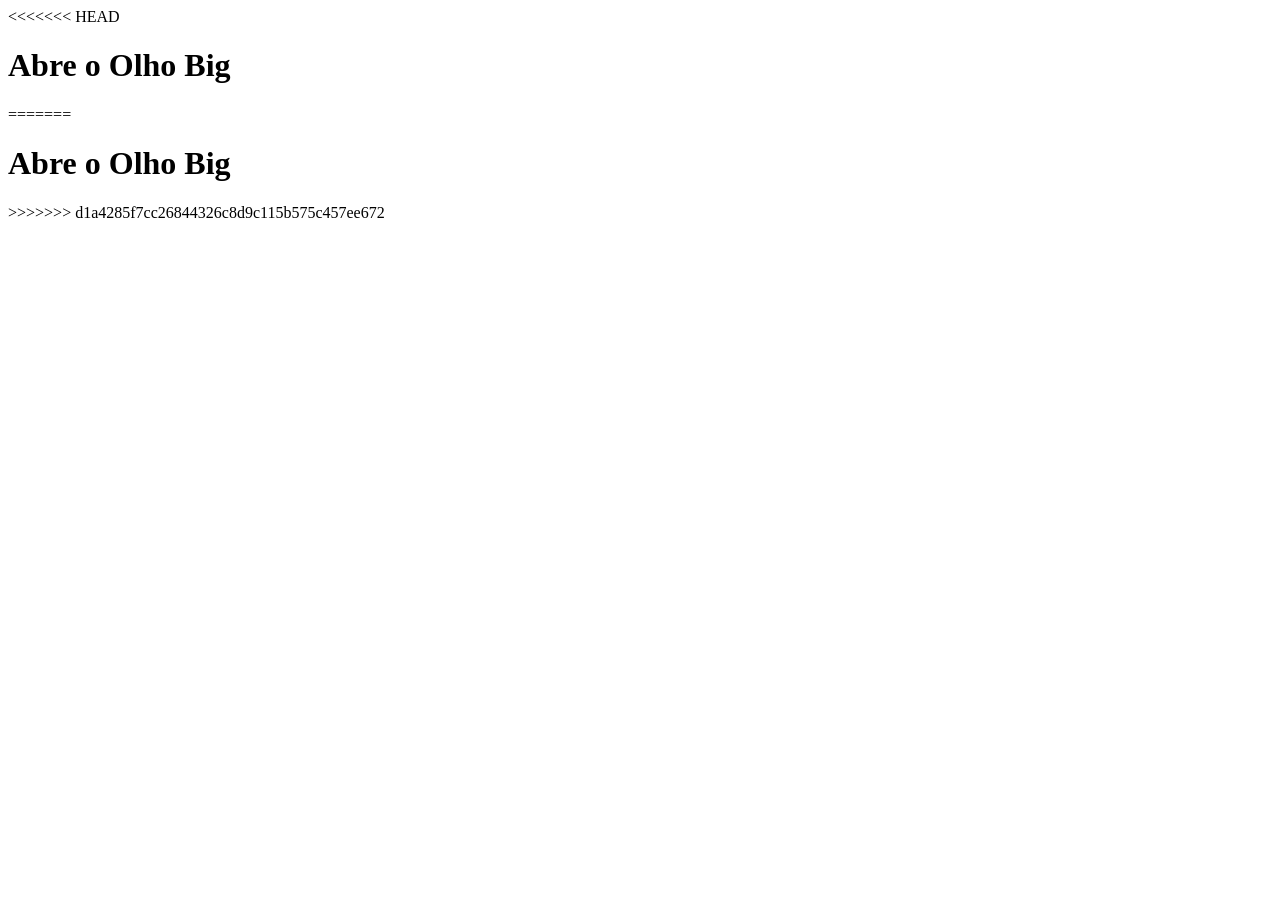
<file: Abre-o-Olho-Big.html>
<<<<<<< HEAD
<!DOCTYPE html>
<html lang="pt-br">
<head>
    <meta charset="UTF-8">
    <meta name="viewport" content="width=device-width, initial-scale=1.0">
    <title>Document</title>
</head>
<body>
    <h1>Abre o Olho Big</h1>

   
</body>
=======
<!DOCTYPE html>
<html lang="pt-br">
<head>
    <meta charset="UTF-8">
    <meta name="viewport" content="width=device-width, initial-scale=1.0">
    <title>Document</title>
</head>
<body>
    <h1>Abre o Olho Big</h1>

   
</body>
>>>>>>> d1a4285f7cc26844326c8d9c115b575c457ee672
</html>
</file>
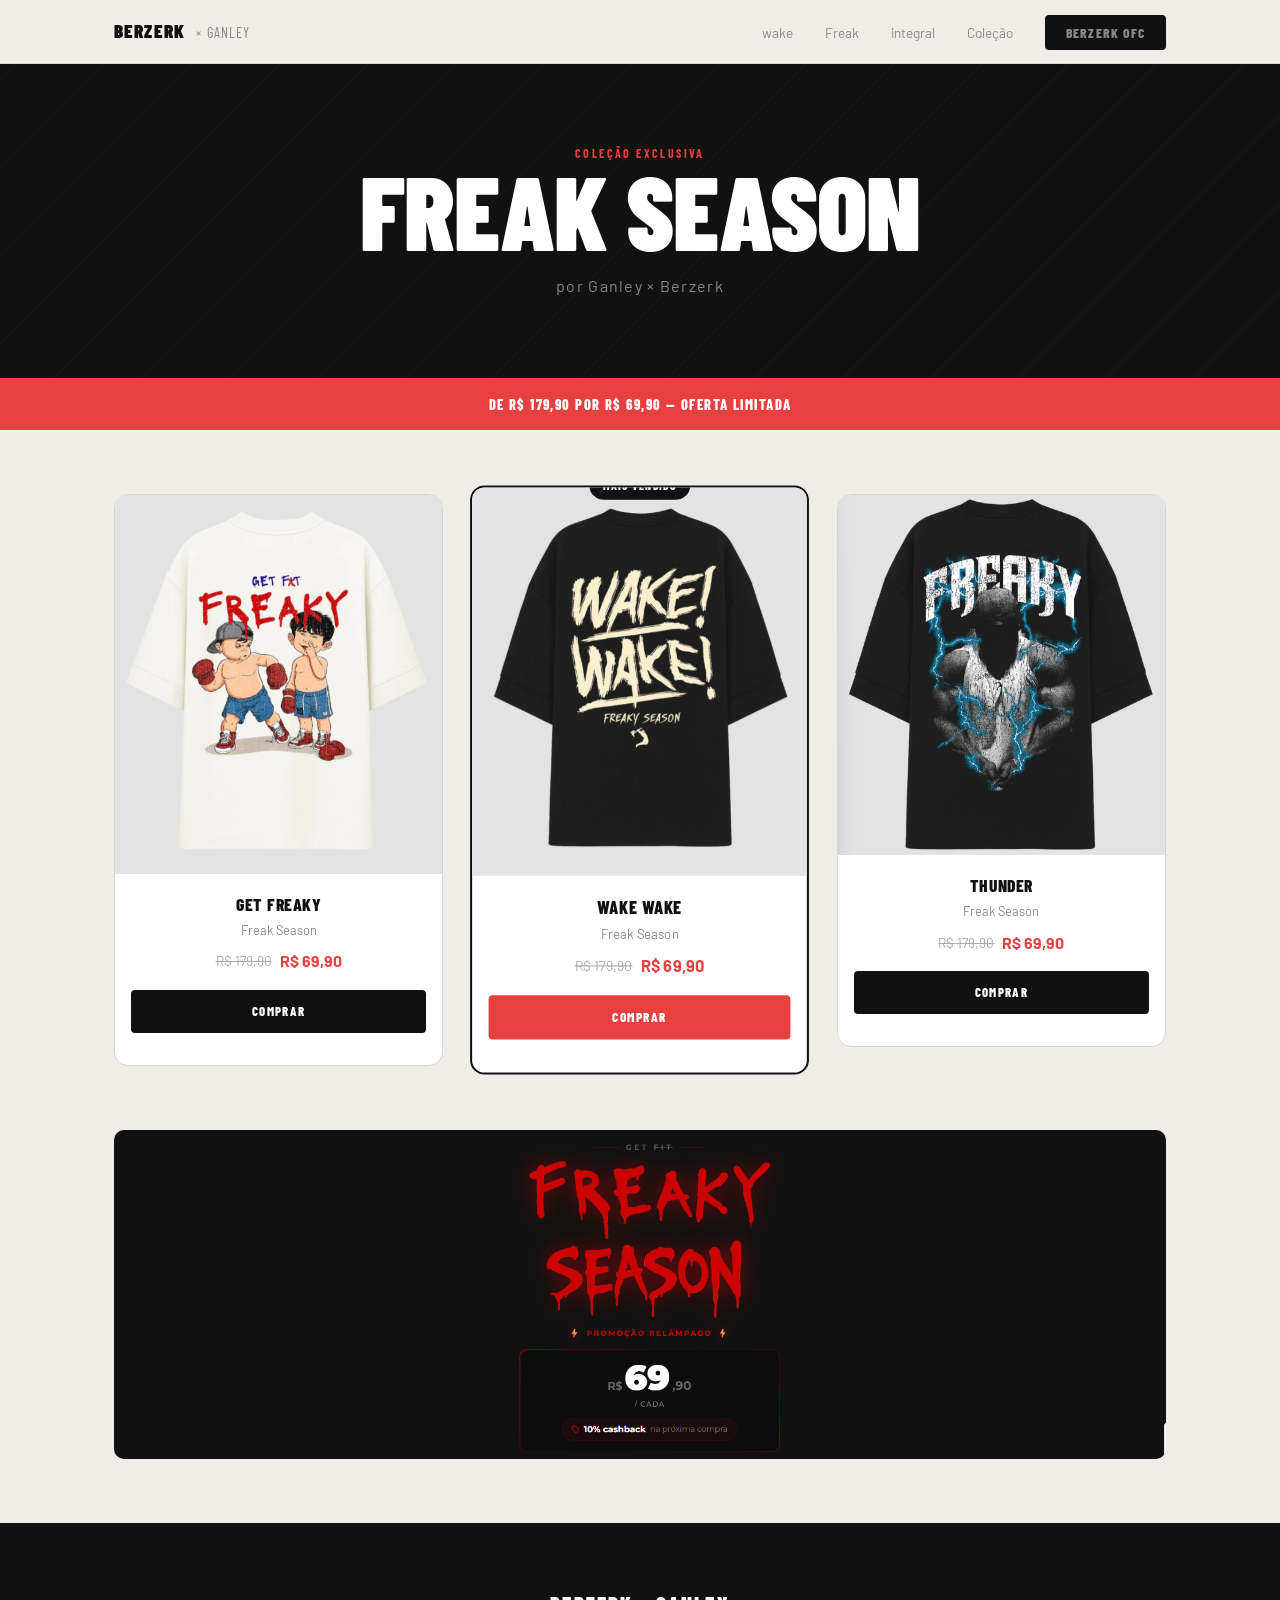
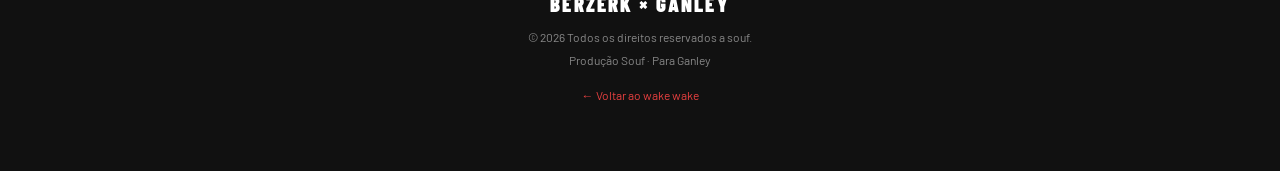
<file: berzerk.html>
<!DOCTYPE html>
<html lang="pt-BR">
<head>
  <meta charset="UTF-8" />
  <meta name="viewport" content="width=device-width, initial-scale=1.0" />
  <title>Berzerk × Ganley — Freak Season</title>
  <link href="https://fonts.googleapis.com/css2?family=Barlow+Condensed:ital,wght@0,400;0,700;0,800;0,900&family=Barlow:wght@400;500;600&display=swap" rel="stylesheet" />

  <style>
    /* ============================================================
       🎨 DESIGN TOKENS — edite aqui para customizar tudo
       ============================================================ */
    :root {
      /* Cores */
      --color-bg:           #f0ede8;        /* fundo principal (bege claro) */
      --color-bg-dark:      #111111;        /* fundo escuro (hero, footer) */
      --color-bg-card:      #e8e4de;        /* fundo dos cards */
      --color-accent:       #e84040;        /* vermelho destaque */
      --color-accent-hover: #c73232;
      --color-text:         #111111;        /* texto principal */
      --color-text-light:   #ffffff;        /* texto sobre fundo escuro */
      --color-text-muted:   #888888;
      --color-text-subtle:  #aaaaaa;
      --color-price-old:    #aaaaaa;        /* preço riscado */
      --color-border:       #d8d4ce;
      --color-badge-bg:     #111111;        /* badge "Mais vendido" */
      --color-badge-text:   #ffffff;
      --color-btn-dark:     #111111;        /* botão comprar padrão */
      --color-btn-dark-hover: #2a2a2a;

      /* Tipografia */
      --font-display: 'Barlow Condensed', sans-serif;
      --font-body:    'Barlow', sans-serif;

      /* Tamanhos */
      --fs-nav:         0.85rem;
      --fs-eyebrow:     0.75rem;
      --fs-hero-title:  clamp(3.5rem, 10vw, 6.5rem);
      --fs-hero-sub:    1rem;
      --fs-banner:      0.9rem;
      --fs-card-name:   1.1rem;
      --fs-card-cat:    0.8rem;
      --fs-price:       1rem;
      --fs-small:       0.75rem;
      --fs-footer-brand:1.3rem;

      /* Espaçamentos */
      --space-xs:  0.5rem;
      --space-sm:  1rem;
      --space-md:  2rem;
      --space-lg:  4rem;
      --space-xl:  5rem;

      /* Layout */
      --container-width: 1100px;
      --container-pad:   1.5rem;
      --nav-height:      64px;

      /* Misc */
      --radius-sm:  4px;
      --radius-md:  10px;
      --radius-lg:  14px;
      --transition: 0.2s ease;
    }

    /* ============================================================
       RESET & BASE
       ============================================================ */
    *, *::before, *::after { box-sizing: border-box; margin: 0; padding: 0; }
    html { scroll-behavior: smooth; }
    body {
      background: var(--color-bg);
      color: var(--color-text);
      font-family: var(--font-body);
      font-size: 1rem;
      line-height: 1.6;
      -webkit-font-smoothing: antialiased;
    }
    img { display: block; max-width: 100%; }
    a   { color: inherit; text-decoration: none; }

    /* ============================================================
       UTILITÁRIOS
       ============================================================ */
    .container {
      max-width: var(--container-width);
      margin-inline: auto;
      padding-inline: var(--container-pad);
    }

    .eyebrow {
      font-family: var(--font-display);
      font-size: var(--fs-eyebrow);
      font-weight: 700;
      letter-spacing: 0.2em;
      text-transform: uppercase;
      color: var(--color-accent);
    }

    .btn {
      display: inline-flex;
      align-items: center;
      justify-content: center;
      font-family: var(--font-display);
      font-weight: 800;
      letter-spacing: 0.1em;
      text-transform: uppercase;
      font-size: 0.8rem;
      padding: 0.7rem 1.4rem;
      border-radius: var(--radius-sm);
      cursor: pointer;
      border: none;
      width: 100%;
      transition: background var(--transition), transform var(--transition);
    }
    .btn:active { transform: scale(0.97); }

    .btn-dark {
      background: var(--color-btn-dark);
      color: #fff;
    }
    .btn-dark:hover { background: var(--color-btn-dark-hover); }

    .btn-accent {
      background: var(--color-accent);
      color: #fff;
    }
    .btn-accent:hover { background: var(--color-accent-hover); }

    .btn-nav-comprar {
      background: var(--color-btn-dark);
      color: #fff;
      font-family: var(--font-display);
      font-weight: 800;
      letter-spacing: 0.08em;
      text-transform: uppercase;
      font-size: 0.8rem;
      padding: 0.55rem 1.3rem;
      border-radius: var(--radius-sm);
      border: none;
      cursor: pointer;
      transition: background var(--transition);
    }
    .btn-nav-comprar:hover { background: var(--color-btn-dark-hover); }

    /* Image placeholder */
    .img-placeholder {
      background: var(--color-bg-card);
      display: flex;
      flex-direction: column;
      align-items: center;
      justify-content: center;
      gap: 4px;
      color: var(--color-text-subtle);
      font-size: var(--fs-small);
      text-align: center;
      padding: var(--space-sm);
    }

    /* ============================================================
       NAVBAR — fundo claro
       ============================================================ */
    .navbar {
      position: sticky;
      top: 0;
      z-index: 100;
      height: var(--nav-height);
      background: var(--color-bg);
      border-bottom: 1px solid var(--color-border);
      display: flex;
      align-items: center;
    }
    .navbar .container {
      display: flex;
      align-items: center;
      justify-content: space-between;
      width: 100%;
    }
    .nav-brand {
      font-family: var(--font-display);
      font-weight: 900;
      font-size: 1.2rem;
      letter-spacing: 0.06em;
      text-transform: uppercase;
      color: var(--color-text);
    }
    .nav-brand span {
      font-weight: 400;
      color: var(--color-text-muted);
      font-size: 0.9rem;
      margin-left: 6px;
    }
    .nav-links {
      display: flex;
      align-items: center;
      gap: var(--space-md);
      list-style: none;
    }
    .nav-links a {
      font-size: var(--fs-nav);
      color: var(--color-text-muted);
      transition: color var(--transition);
    }
    .nav-links a:hover { color: var(--color-text); }

    /* ============================================================
       HERO — fundo escuro
       ============================================================ */
    .hero {
      background: var(--color-bg-dark);
      padding-block: var(--space-xl);
      text-align: center;
      position: relative;
      overflow: hidden;
    }

    /* Linhas diagonais decorativas */
    .hero::before {
      content: '';
      position: absolute;
      inset: 0;
      background: repeating-linear-gradient(
        -45deg,
        transparent,
        transparent 60px,
        rgba(255,255,255,0.015) 60px,
        rgba(255,255,255,0.015) 62px
      );
      pointer-events: none;
    }

    .hero-title {
      font-family: var(--font-display);
      font-size: var(--fs-hero-title);
      font-weight: 900;
      text-transform: uppercase;
      letter-spacing: -0.01em;
      line-height: 0.9;
      color: var(--color-text-light);
      position: relative;
    }

    .hero-sub {
      margin-top: var(--space-sm);
      font-size: var(--fs-hero-sub);
      color: var(--color-text-muted);
      letter-spacing: 0.08em;
      position: relative;
    }

    /* ============================================================
       BANNER DE OFERTA
       ============================================================ */
    .offer-banner {
      background: var(--color-accent);
      padding-block: 0.9rem;
      text-align: center;
    }
    .offer-banner p {
      font-family: var(--font-display);
      font-weight: 800;
      font-size: var(--fs-banner);
      letter-spacing: 0.1em;
      text-transform: uppercase;
      color: #fff;
    }

    /* ============================================================
       GRID DE PRODUTOS
       ============================================================ */
    .section-produtos {
      padding-block: var(--space-lg);
    }
    .produtos-grid {
      display: grid;
      grid-template-columns: repeat(3, 1fr);
      gap: var(--space-md);
      align-items: start;
    }

    /* Card base */
    .card {
      background: #fff;
      border-radius: var(--radius-lg);
      overflow: hidden;
      border: 1px solid var(--color-border);
      transition: transform var(--transition), box-shadow var(--transition);
    }
    .card:hover {
      transform: translateY(-4px);
      box-shadow: 0 12px 32px rgba(0,0,0,0.08);
    }

    /* Card destaque (mais vendido) */
    .card.featured {
      border: 2px solid var(--color-text);
      position: relative;
      transform: scale(1.03);
    }
    .card.featured:hover { transform: scale(1.03) translateY(-4px); }

    /* Badge "Mais vendido" */
    .badge-mais-vendido {
      position: absolute;
      top: -16px;
      left: 50%;
      transform: translateX(-50%);
      background: var(--color-badge-bg);
      color: var(--color-badge-text);
      font-family: var(--font-display);
      font-weight: 800;
      font-size: 0.7rem;
      letter-spacing: 0.1em;
      text-transform: uppercase;
      padding: 5px 14px;
      border-radius: 999px;
      white-space: nowrap;
    }

    .card-img {
      .card-img {
  width: 100%;
  aspect-ratio: 3/3.2;
  object-fit: cover;    /* ← preenche sem distorcer */
  object-position: center top;  /* ← foca na parte de cima (boa pra camisas) */
}
    }

    .card-body {
      padding: var(--space-sm) var(--space-sm) var(--space-md);
      text-align: center;
    }

    .card-name {
      font-family: var(--font-display);
      font-weight: 800;
      font-size: var(--fs-card-name);
      text-transform: uppercase;
      letter-spacing: 0.03em;
    }

    .card-cat {
      font-size: var(--fs-card-cat);
      color: var(--color-text-muted);
      margin-top: 2px;
    }

    .card-prices {
      display: flex;
      align-items: center;
      justify-content: center;
      gap: var(--space-xs);
      margin-top: var(--space-xs);
      margin-bottom: var(--space-sm);
    }

    .price-old {
      font-size: 0.85rem;
      color: var(--color-price-old);
      text-decoration: line-through;
    }

    .price-new {
      font-size: var(--fs-price);
      font-weight: 700;
      color: var(--color-accent);
    }

    /* ============================================================
       SEÇÃO IMAGEM PROMOÇÃO
       ============================================================ */
    .section-promo {
      padding-bottom: var(--space-lg);
    }
    .promo-img {
      width: 100%;
      aspect-ratio: 16/5;     /* ← proporção do banner de promoção */
      border-radius: var(--radius-md);
      font-size: 0.8rem;
    }
    .promo-label {
      font-family: var(--font-display);
      font-size: var(--fs-eyebrow);
      letter-spacing: 0.2em;
      text-transform: uppercase;
      color: var(--color-text-muted);
    }

    /* ============================================================
       FOOTER — fundo escuro
       ============================================================ */
    .footer {
      background: var(--color-bg-dark);
      padding-block: var(--space-lg);
      text-align: center;
    }
    .footer-brand {
      font-family: var(--font-display);
      font-weight: 900;
      font-size: var(--fs-footer-brand);
      letter-spacing: 0.1em;
      text-transform: uppercase;
      color: var(--color-text-light);
      margin-bottom: var(--space-xs);
    }
    .footer-copy {
      font-size: var(--fs-small);
      color: var(--color-text-muted);
    }
    .footer-producao {
      font-size: var(--fs-small);
      color: var(--color-text-muted);
      margin-top: 4px;
    }
    .footer-back {
      display: inline-block;
      margin-top: var(--space-sm);
      font-size: var(--fs-small);
      color: var(--color-accent);
      transition: opacity var(--transition);
    }
    .footer-back:hover { opacity: 0.75; }

    /* ============================================================
       RESPONSIVO
       ============================================================ */
    @media (max-width: 768px) {
      .produtos-grid { grid-template-columns: 1fr; }
      .card.featured  { transform: scale(1); }
      .nav-links      { display: none; }
    }
  </style>
</head>
<body>

  <!-- ============================================================
       NAVBAR
       ============================================================ -->
  <nav class="navbar">
    <div class="container">
      <div class="nav-brand">
        Berzerk <span>× Ganley</span>
      </div>
      <ul class="nav-links">

        <li><a href="Site-Ganley.html">wake</a></li>

         <li><a href="Site-Ganley-2.html">Freak</a></li>

          <li><a href="integral.html">integral</a></li>
          
          <li><a href="berzerk.com.br/collections/freaky-season"target="_blank">Coleção</a></li>
        <li><a href="https://berzerk.com.br/?utm_source=Google&utm_medium=cpc&utm_campaign=search_institucional&gad_source=1&gad_campaignid=21829451685&gbraid=0AAAAA-Zm5PUNKkmJh-j-emu60LM23tXyy&gclid=Cj0KCQjw8PDPBhCeARIsAOJwmWVyLdgN-ZmRkR8-RfykrxaqF-eBgsCAy0jWczU4_swfi4ElT53sGXgaAjHzEALw_wcB" class="btn-nav-comprar"target="_blank">Berzerk ofc</a></li>
      </ul>
    </div>
  </nav>

  <!--h1-->
  <section class="hero">
    <div class="container">
      <p class="eyebrow">Coleção Exclusiva</p>
      <h1 class="hero-title">Freak Season</h1>
      <p class="hero-sub">por Ganley × Berzerk</p>
    </div>
  </section>

  <!-- ============================================================
       BANNER DE OFERTA
       ============================================================ -->
  <div class="offer-banner">
    <p>De R$ 179,90 por R$ 69,90 — Oferta Limitada</p>
  </div>

  <!--cards-->
  <section class="section-produtos" id="produtos">
    <div class="container">
      <div class="produtos-grid">

        <!-- Card 1 -->
        <div class="card">
          
          <img src="dudu otario.png" alt="Wake Wake" class="card-img" style="object-fit: cover; width: 100%; height: 100%;">
          <div class="card-body">
            <p class="card-name">Get Freaky</p>
            <p class="card-cat">Freak Season</p>
            <div class="card-prices">
              <span class="price-old">R$ 179,90</span>
              <span class="price-new">R$ 69,90</span>
            </div>
            <a href="https://berzerk.com.br/products/oversized-exclusiva-freaky-off?_pos=3&_sid=4ec8735fc&_ss=r" class="btn btn-dark" target="_blank">Comprar</a>
          </div>
        </div>

        <!-- Card 2 — DESTAQUE -->
        <div class="card featured" style="position:relative;">
          <span class="badge-mais-vendido">Mais vendido</span>
          
          <!--wake wake-->
           <img src="camisa wake.png" alt="Wake Wake" class="card-img" style="object-fit: cover; width: 100%; height: 100%;">
          
          <div class="card-body">
            <p class="card-name">Wake Wake</p>
            <p class="card-cat">Freak Season</p>
            <div class="card-prices">
              <span class="price-old">R$ 179,90</span>
              <span class="price-new">R$ 69,90</span>
            </div>
            <a href="https://berzerk.com.br/products/oversized-exclusiva-wake-wake?_pos=2&_sid=4ec8735fc&_ss=r" class="btn btn-accent"target="_blank">Comprar</a>
          </div>
        </div>

        <!-- Card 3 -->
        <div class="card">
          
         <img src="camisa freak.png" alt="Wake Wake" class="card-img" style="object-fit: cover; width: 100%; height: 100%;">
          <div class="card-body">
            <p class="card-name">Thunder</p>
            <p class="card-cat">Freak Season</p>
            <div class="card-prices">
              <span class="price-old">R$ 179,90</span>
              <span class="price-new">R$ 69,90</span>
            </div>
            <a href="https://berzerk.com.br/products/oversized-exclusiva-get-freaky?_pos=1&_sid=4ec8735fc&_ss=r" class="btn btn-dark"target="_blank">Comprar</a>
          </div>
        </div>

      </div>
    </div>
  </section>

  <!--promo-->
  <section class="section-promo">
    <div class="container">
      <img src="promoçao.png" alt="Promoção" class="promo-img" >
      
        <span style="font-size:0.75rem; color: var(--color-text-subtle);"></span>
      </div>
    </div>
  </section>

  <!-- ============================================================
       FOOTER
       ============================================================ -->
  <footer class="footer">
    <div class="container">
      <p class="footer-brand">Berzerk × Ganley</p>
      <a href="https://www.instagram.com/eujoaomiguel.m/">
      <p class="footer-copy">© 2026 Todos os direitos reservados a souf.</p>
      </a>
      <p class="footer-producao">Produção Souf · Para Ganley</p>
      <a href="Site-Ganley.html" class="footer-back">← Voltar ao wake wake</a>
    </div>
  </footer>

</body>
</file>
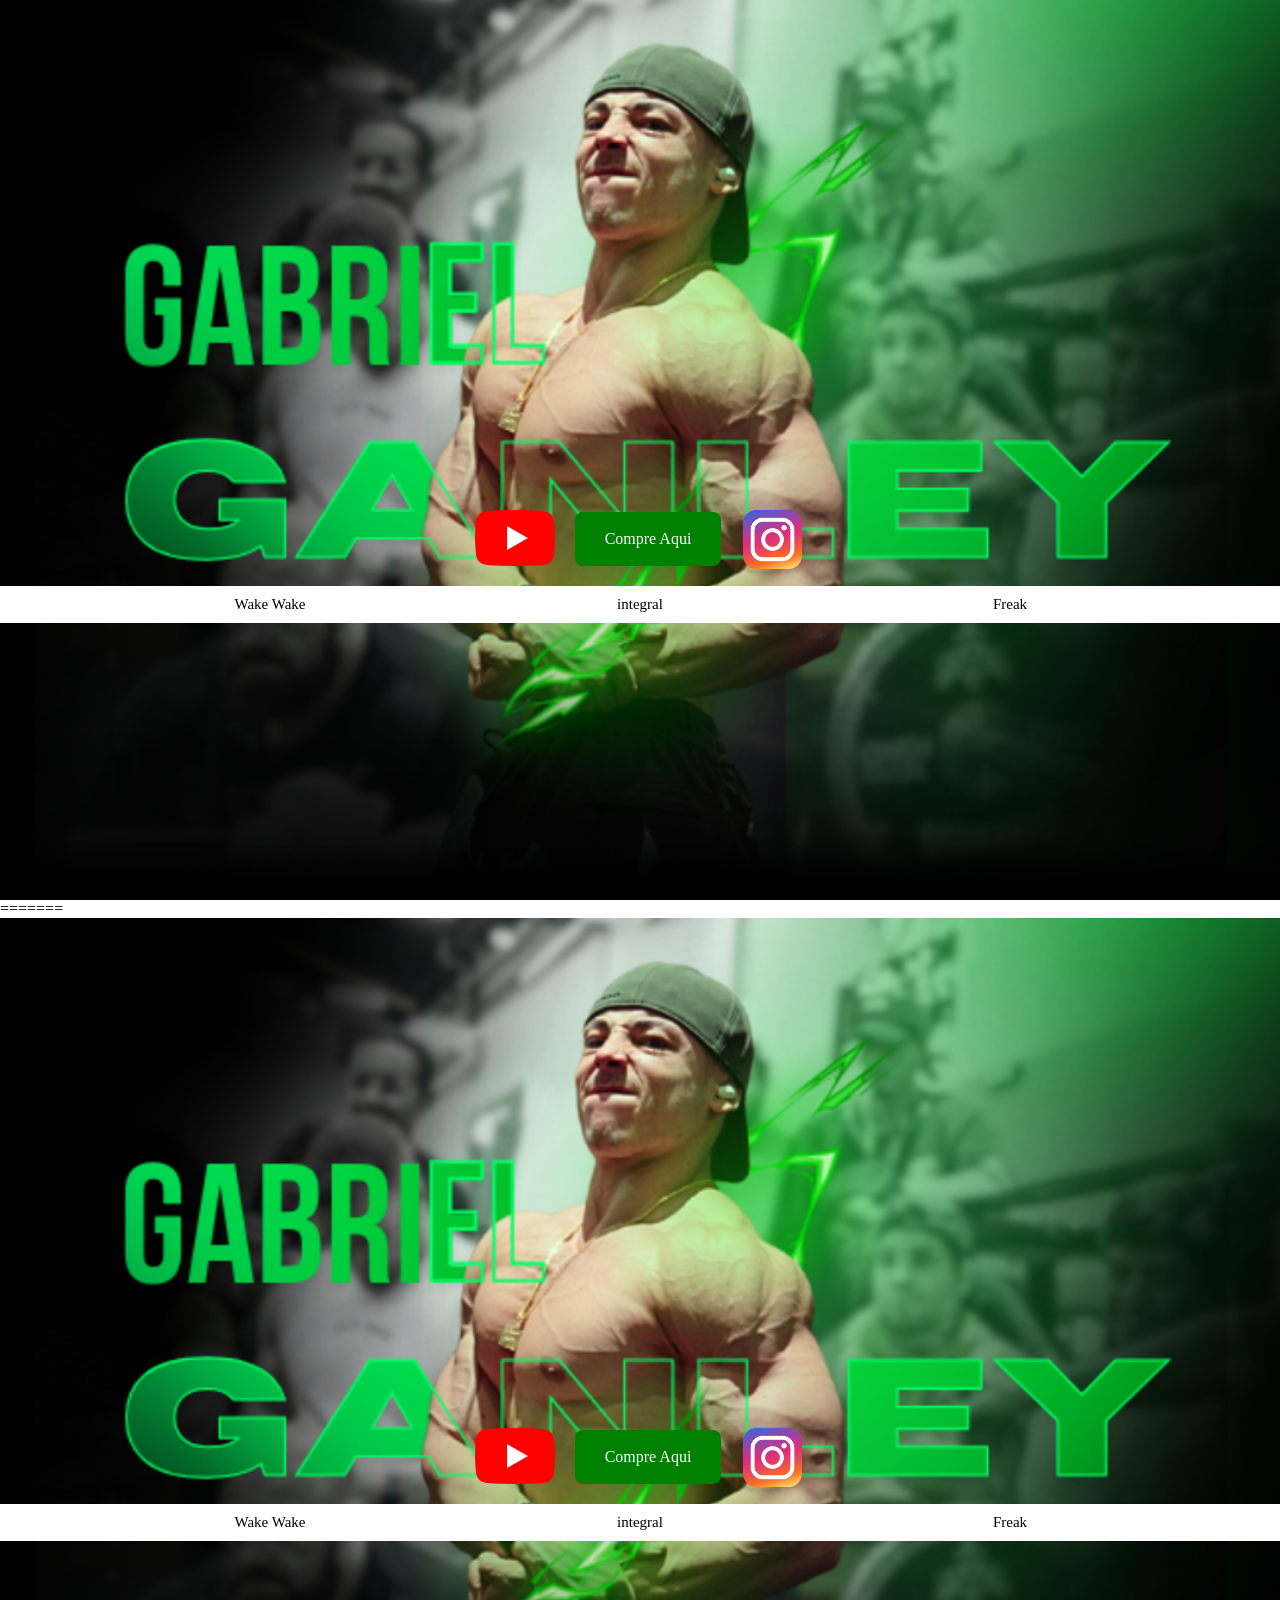
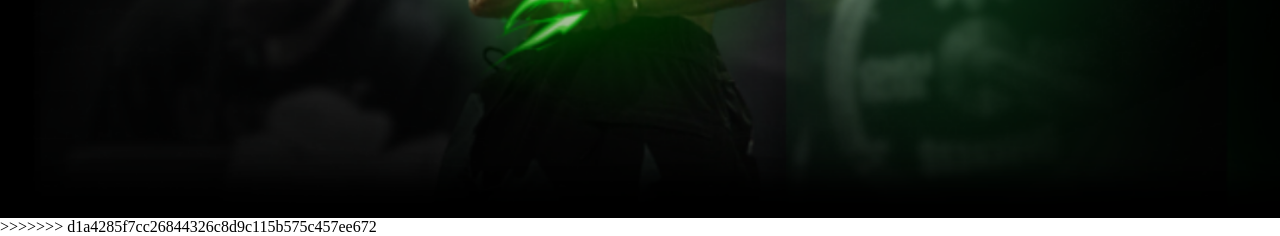
<file: cff.html>
<!DOCTYPE html>
<html lang="pt-br">
<head>
    <meta charset="UTF-8">
    <meta name="viewport" content="width=device-width, initial-scale=1.0">
    <title>Document</title>
    <link rel="stylesheet" href="regra.css">
</head>
<body>
    <div class="fundo">
        <nav>
            <!--youtube-->
            <a href="https://www.youtube.com/@g_ganley" target="_blank" class="yout">
    <img src="youtube.png" alt="youtube">

    <!--compra-->
            <a href="https://lastlink.com/p/C2D2A8516/checkout-payment" target="_blank" class="compra">Compre Aqui</a>

            <!--insta-->
           <a href="https://www.instagram.com/ganleygabriel/" target="_blank" class="insta">
    <img src="instagram.png" alt="Compre Aqui">
</a>
        </nav>

        <div class="paginas">

    <a href ="Site-Ganley.html"> Wake Wake</a>
    <a href ="integral.html">integral</a>
    <a href ="Site-Ganley-2.html"> Freak</a>

        </div>
        
    </div>
</body>
=======
<!DOCTYPE html>
<html lang="pt-br">
<head>
    <meta charset="UTF-8">
    <meta name="viewport" content="width=device-width, initial-scale=1.0">
    <title>Document</title>
    <link rel="stylesheet" href="regra.css">
</head>
<body>
    <div class="fundo">
        <nav>
            <!--youtube-->
            <a href="https://www.youtube.com/@g_ganley" target="_blank" class="yout">
    <img src="youtube.png" alt="youtube">

    <!--compra-->
            <a href="https://lastlink.com/p/C2D2A8516/checkout-payment" target="_blank" class="compra">Compre Aqui</a>

            <!--insta-->
           <a href="https://www.instagram.com/ganleygabriel/" target="_blank" class="insta">
    <img src="instagram.png" alt="Compre Aqui">
</a>
        </nav>

        <div class="paginas">

    <a href ="Site-Ganley.html"> Wake Wake</a>
    <a href ="integral.html">integral</a>
    <a href ="Site-Ganley-2.html"> Freak</a>

        </div>
        
    </div>
</body>
>>>>>>> d1a4285f7cc26844326c8d9c115b575c457ee672
</html>
</file>
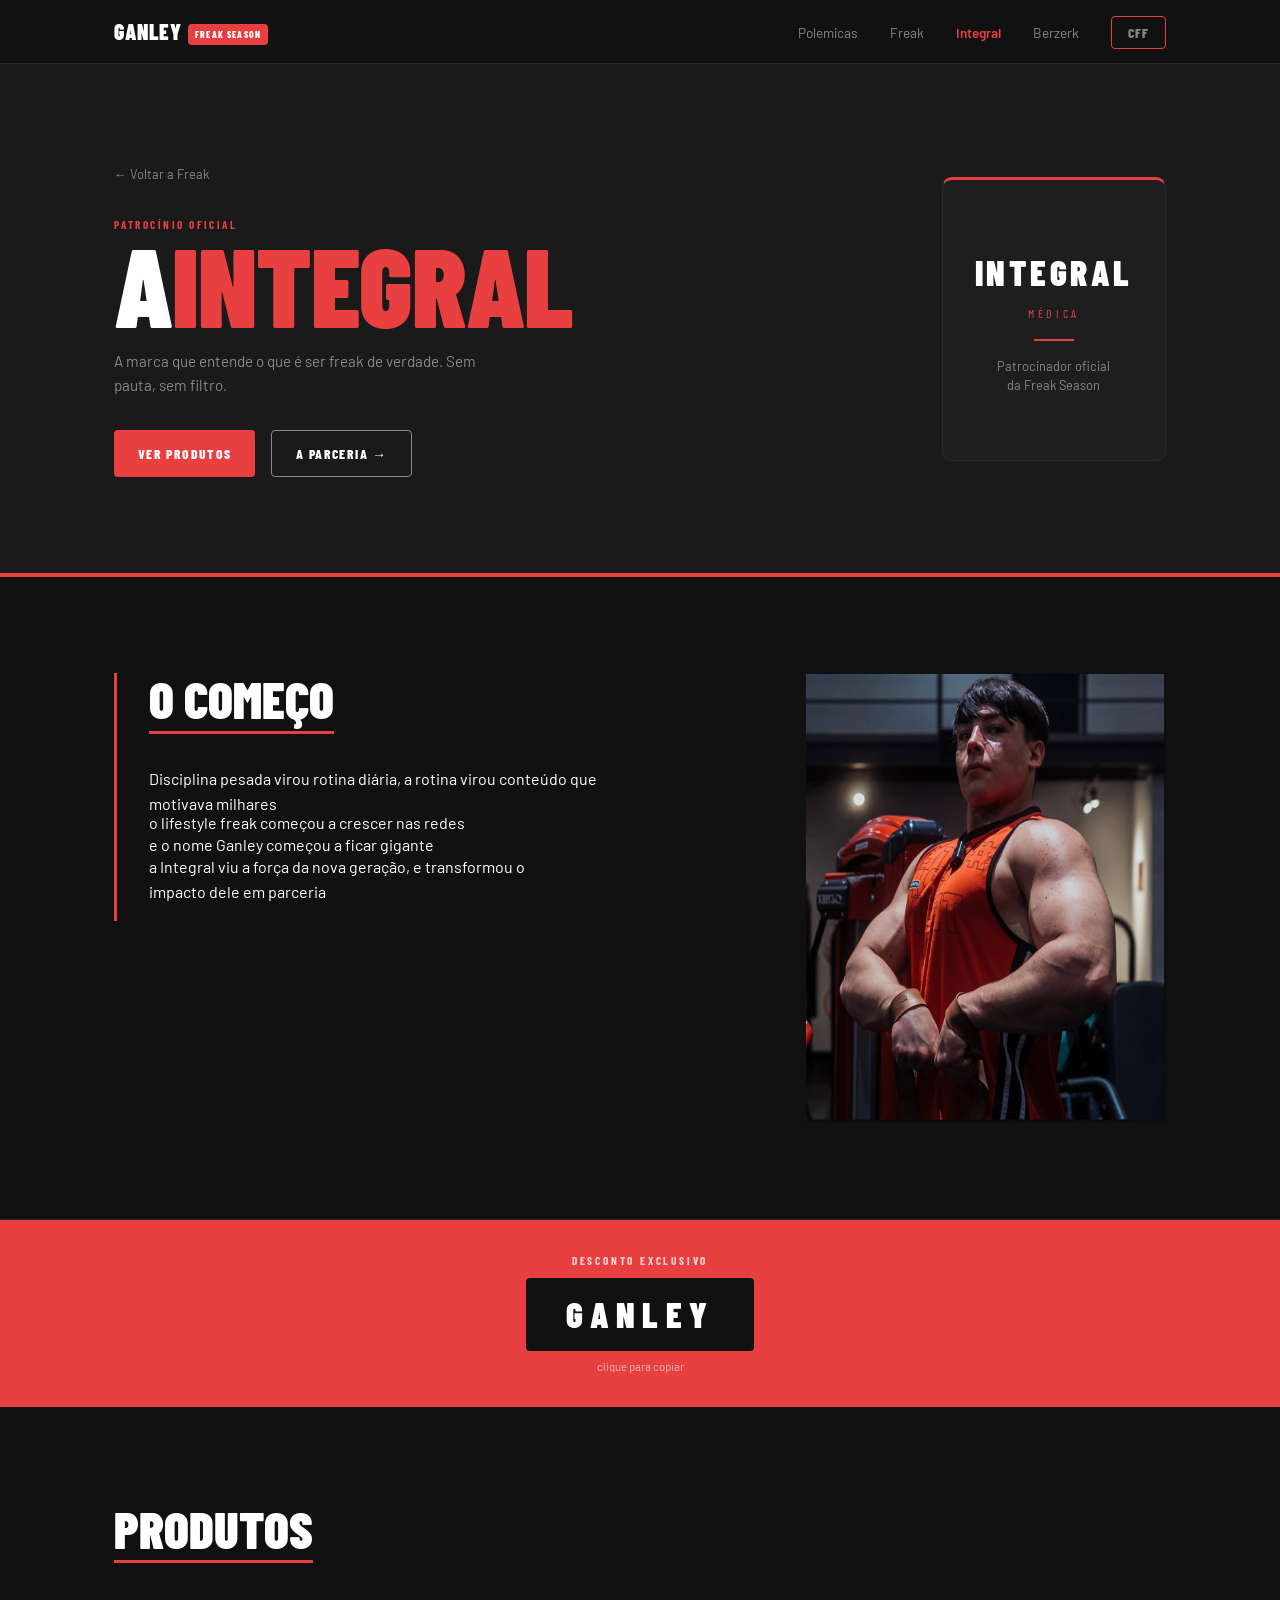
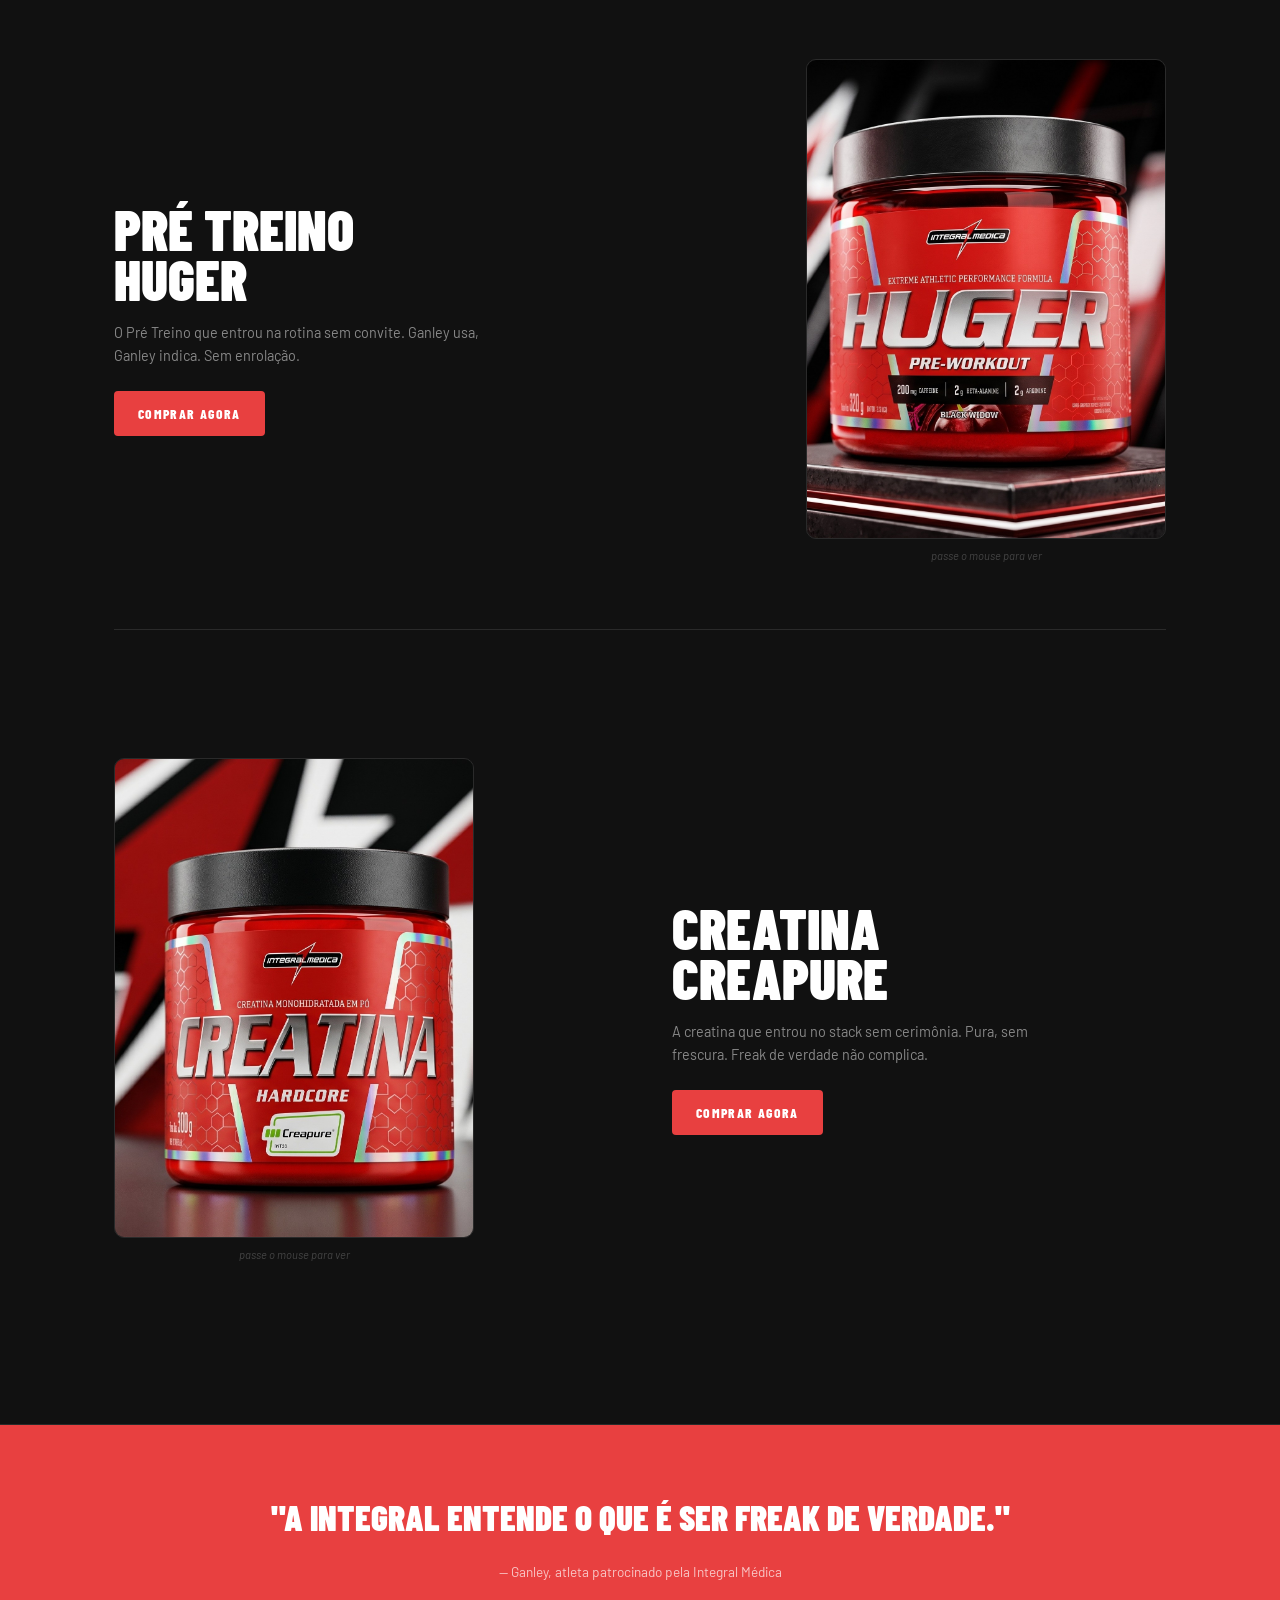
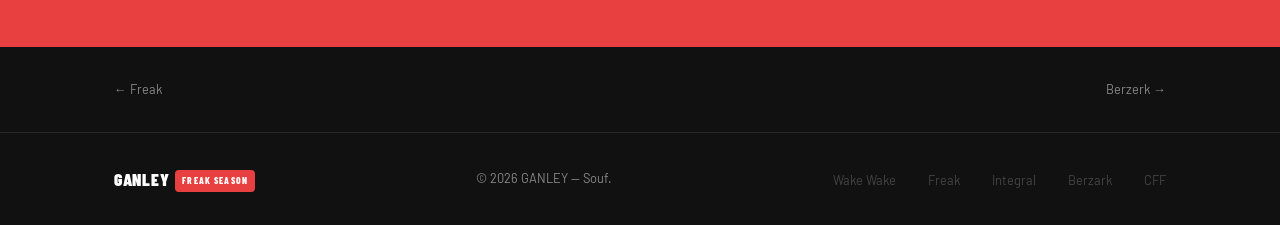
<file: integral.html>
<!DOCTYPE html>
<html lang="pt-BR">
<head>
  <meta charset="UTF-8" />
  <meta name="viewport" content="width=device-width, initial-scale=1.0" />
  <title>Integral × Ganley — Freak Season</title>
  <link href="https://fonts.googleapis.com/css2?family=Barlow+Condensed:wght@400;700;800;900&family=Barlow:wght@400;500;600&display=swap" rel="stylesheet" />

  <style>
    :root {
      --color-bg:           #111111;
      --color-bg-secondary: #1a1a1a;
      --color-bg-card:      #1e1e1e;
      --color-accent:       #e84040;
      --color-accent-hover: #c73232;
      --color-text:         #ffffff;
      --color-text-muted:   #888888;
      --color-text-subtle:  #444444;
      --color-border:       #2a2a2a;
      --color-image-bg:     #1e1e1e;

      --font-display: 'Barlow Condensed', sans-serif;
      --font-body:    'Barlow', sans-serif;

      --fs-eyebrow:    0.7rem;
      --fs-hero-title: clamp(3.5rem, 10vw, 7rem);
      --fs-section:    clamp(2rem, 5vw, 3.2rem);
      --fs-small:      0.8rem;

      --space-xs:  0.5rem;
      --space-sm:  1rem;
      --space-md:  2rem;
      --space-lg:  4rem;
      --space-xl:  6rem;

      --container-width: 1100px;
      --container-pad:   1.5rem;
      --nav-height:      64px;
      --radius-sm: 4px;
      --radius-md: 10px;
      --transition: 0.2s ease;
    }

    *, *::before, *::after { box-sizing: border-box; margin: 0; padding: 0; }
    html { scroll-behavior: smooth; }
    body {
      background: var(--color-bg);
      color: var(--color-text);
      font-family: var(--font-body);
      line-height: 1.6;
      -webkit-font-smoothing: antialiased;
    }
    img { display: block; max-width: 100%; }
    a   { color: inherit; text-decoration: none; }

    .container {
      max-width: var(--container-width);
      margin-inline: auto;
      padding-inline: var(--container-pad);
    }

    .eyebrow {
      font-family: var(--font-display);
      font-size: var(--fs-eyebrow);
      font-weight: 700;
      letter-spacing: 0.22em;
      text-transform: uppercase;
      color: var(--color-accent);
    }

    .tag-pill {
      display: inline-block;
      background: var(--color-accent);
      color: #fff;
      font-family: var(--font-display);
      font-size: 0.6rem;
      font-weight: 800;
      letter-spacing: 0.12em;
      text-transform: uppercase;
      padding: 3px 7px;
      border-radius: var(--radius-sm);
      vertical-align: middle;
      margin-left: 6px;
    }

    .btn-cff {
      background: transparent;
      color: var(--color-accent);
      border: 1.5px solid var(--color-accent);
      font-family: var(--font-display);
      font-weight: 800;
      font-size: 0.75rem;
      letter-spacing: 0.08em;
      text-transform: uppercase;
      padding: 0.45rem 1rem;
      border-radius: var(--radius-sm);
      cursor: pointer;
      transition: background var(--transition), color var(--transition);
    }
    .btn-cff:hover { background: var(--color-accent); color: #fff; }

    .btn {
      display: inline-flex;
      align-items: center;
      font-family: var(--font-display);
      font-weight: 800;
      letter-spacing: 0.1em;
      text-transform: uppercase;
      font-size: 0.85rem;
      padding: 0.75rem 1.5rem;
      border-radius: var(--radius-sm);
      cursor: pointer;
      border: none;
      transition: background var(--transition), color var(--transition), transform var(--transition);
    }
    .btn:active { transform: scale(0.97); }
    .btn-primary { background: var(--color-accent); color: #fff; }
    .btn-primary:hover { background: var(--color-accent-hover); }
    .btn-outline {
      background: transparent;
      color: var(--color-text);
      border: 1.5px solid var(--color-text-muted);
    }
    .btn-outline:hover { border-color: var(--color-text); }

    .img-placeholder {
      background: var(--color-image-bg);
      border-radius: var(--radius-sm);
      display: flex;
      flex-direction: column;
      align-items: center;
      justify-content: flex-end;
      padding-bottom: var(--space-sm);
      color: var(--color-text-subtle);
      font-size: var(--fs-small);
      position: relative;
      overflow: hidden;
      gap: 4px;
    }
    .img-placeholder::after {
      content: '';
      position: absolute;
      bottom: 0; left: 0; right: 0;
      height: 3px;
      background: var(--color-accent);
    }

    /* ---- NAVBAR ---- */
    .navbar {
      position: sticky;
      top: 0;
      z-index: 100;
      height: var(--nav-height);
      background: var(--color-bg);
      border-bottom: 1px solid var(--color-border);
      display: flex;
      align-items: center;
    }
    .navbar .container {
      display: flex;
      align-items: center;
      justify-content: space-between;
      width: 100%;
    }
    .nav-brand {
      font-family: var(--font-display);
      font-weight: 900;
      font-size: 1.35rem;
      letter-spacing: 0.04em;
      text-transform: uppercase;
    }
    .nav-links {
      display: flex;
      align-items: center;
      gap: var(--space-md);
      list-style: none;
    }
    .nav-links a {
      font-size: 0.85rem;
      color: var(--color-text-muted);
      transition: color var(--transition);
    }
    .nav-links a:hover  { color: var(--color-text); }
    .nav-links a.active { color: var(--color-accent); font-weight: 600; }

    /* ---- HERO ---- */
    .hero {
      background: var(--color-bg-secondary);
      border-bottom: 4px solid var(--color-accent);
      padding-block: var(--space-xl);
    }
    .hero .container {
      display: grid;
      grid-template-columns: 1fr 1fr;
      gap: var(--space-lg);
      align-items: center;
    }
    .hero-back {
      font-size: var(--fs-small);
      color: var(--color-text-muted);
      display: inline-block;
      margin-bottom: var(--space-md);
      transition: color var(--transition);
    }
    .hero-back:hover { color: var(--color-text); }
    .hero-title {
      font-family: var(--font-display);
      font-size: var(--fs-hero-title);
      font-weight: 900;
      text-transform: uppercase;
      line-height: 0.88;
      letter-spacing: -0.01em;
    }
    .hero-title .initial { color: var(--color-text); }
    .hero-title .accent  { color: var(--color-accent); }
    .hero-sub {
      margin-top: var(--space-sm);
      color: var(--color-text-muted);
      font-size: 0.95rem;
      max-width: 400px;
    }
    .hero-actions {
      margin-top: var(--space-md);
      display: flex;
      flex-wrap: wrap;
      gap: var(--space-sm);
    }

    .integral-badge {
      background: var(--color-bg-card);
      border: 1px solid var(--color-border);
      border-top: 3px solid var(--color-accent);
      border-radius: var(--radius-md);
      padding: var(--space-lg) var(--space-md);
      text-align: center;
      max-width: 280px;
      margin-left: auto;
    }
    .integral-badge-name {
      font-family: var(--font-display);
      font-weight: 900;
      font-size: 2.2rem;
      letter-spacing: 0.1em;
      text-transform: uppercase;
      color: var(--color-text);
    }
    .integral-badge-sub {
      font-family: var(--font-display);
      font-size: 0.75rem;
      letter-spacing: 0.3em;
      text-transform: uppercase;
      color: var(--color-accent);
      margin-top: 4px;
    }
    .integral-badge-line {
      width: 40px; height: 2px;
      background: var(--color-accent);
      margin: var(--space-sm) auto;
    }
    .integral-badge-desc {
      font-size: 0.8rem;
      color: var(--color-text-muted);
      line-height: 1.5;
    }

    /* ---- CONTEÚDO ---- */
    .section-content {
      padding-block: var(--space-xl);
      border-bottom: 1px solid var(--color-border);
    }
    .section-content .container {
      display: grid;
      grid-template-columns: 1fr 1fr;
      gap: var(--space-lg);
      align-items: start;
    }
    .section-title {
      font-family: var(--font-display);
      font-size: var(--fs-section);
      font-weight: 900;
      text-transform: uppercase;
      line-height: 1;
      margin-bottom: var(--space-md);
      display: inline-block;
      border-bottom: 3px solid var(--color-accent);
      padding-bottom: 6px;
    }
    .content-text {
      border-left: 3px solid var(--color-accent);
      padding-left: var(--space-md);
    }
    .text-block { display: flex; flex-direction: column; gap: 9px; margin-bottom: var(--space-md); }
    .text-line  { height: 13px; background: var(); border-radius: 3px; }

    .live-tag {
      display: inline-flex;
      align-items: center;
      gap: 8px;
      border: 1.5px solid var(--color-accent);
      border-radius: var(--radius-sm);
      padding: 6px 14px;
      font-family: var(--font-display);
      font-size: 0.75rem;
      font-weight: 700;
      letter-spacing: 0.1em;
      text-transform: uppercase;
      color: var(--color-accent);
    }
    .live-dot {
      width: 8px; height: 8px;
      border-radius: 50%;
      background: var(--color-accent);
      animation: pulse 1.5s ease-in-out infinite;
    }
    @keyframes pulse {
      0%,100% { opacity:1; transform:scale(1); }
      50%      { opacity:.4; transform:scale(.8); }
    }
    .content-image {
      width: 100%;
      aspect-ratio: 4/5;
      max-width: 360px;
      margin-left: auto;
    }

    /* ---- CUPOM ---- */
    .cupom-banner {
      background: var(--color-accent);
      padding-block: var(--space-md);
      text-align: center;
    }
    .cupom-label {
      font-family: var(--font-display);
      font-size: 0.7rem;
      font-weight: 700;
      letter-spacing: 0.25em;
      text-transform: uppercase;
      color: rgba(255,255,255,0.8);
      margin-bottom: var(--space-xs);
    }
    .cupom-code {
      display: inline-block;
      background: var(--color-bg);
      color: var(--color-text);
      font-family: var(--font-display);
      font-weight: 900;
      font-size: clamp(1.5rem, 5vw, 2.2rem);
      letter-spacing: 0.2em;
      text-transform: uppercase;
      padding: 0.5rem 2.5rem;
      border-radius: var(--radius-sm);
      cursor: pointer;
      transition: background var(--transition);
      user-select: all;
    }
    .cupom-code:hover { background: #1a1a1a; }
    .cupom-hint { margin-top: 6px; font-size: 0.72rem; color: rgba(255,255,255,0.6); }

    /* ---- PRODUTOS ---- */
    .section-produtos {
      padding-block: var(--space-xl);
      border-bottom: 1px solid var(--color-border);
    }

    .produto-item {
      display: grid;
      grid-template-columns: 1fr 1fr;
      gap: var(--space-lg);
      align-items: center;
      padding-block: var(--space-lg);
      border-bottom: 1px solid var(--color-border);
    }
    .produto-item:last-child { border-bottom: none; }

    /* Produto 1: texto esq, imagem dir */
    .produto-item.right .produto-info { order: 1; }
    .produto-item.right .produto-flip { order: 2; }

    /* Produto 2: imagem esq, texto dir + escadinha */
    .produto-item.left .produto-flip { order: 1; }
    .produto-item.left .produto-info { order: 2; }
    .produto-item.left { margin-top: var(--space-lg); }

    .produto-info {
      display: flex;
      flex-direction: column;
      gap: var(--space-sm);
    }
    .produto-tag {
      display: inline-block;
      border: 1.5px solid var(--color-accent);
      color: var(--color-accent);
      font-family: var(--font-display);
      font-size: 0.7rem;
      font-weight: 700;
      letter-spacing: 0.12em;
      text-transform: uppercase;
      padding: 4px 10px;
      border-radius: var(--radius-sm);
      width: fit-content;
    }
    .produto-name {
      font-family: var(--font-display);
      font-size: clamp(2rem, 5vw, 3.5rem);
      font-weight: 900;
      text-transform: uppercase;
      line-height: 0.9;
    }
    .produto-desc {
      color: var(--color-text-muted);
      font-size: 0.9rem;
      max-width: 380px;
      line-height: 1.6;
    }
    .produto-cta { margin-top: var(--space-xs); }

    /* Flip card */
    .produto-flip {
      perspective: 1000px;
      max-width: 360px;
      width: 100%;
    }
    .produto-item.right .produto-flip { margin-left: auto; }
    .produto-item.left  .produto-flip { margin-right: auto; }

    .flip-inner {
      position: relative;
      width: 100%;
      aspect-ratio: 3/4;
      transform-style: preserve-3d;
      transition: transform 0.55s cubic-bezier(0.4,0,0.2,1);
      border-radius: var(--radius-md);
    }
    .produto-flip:hover .flip-inner { transform: rotateY(180deg); }

    .flip-front,
    .flip-back {
      position: absolute;
      inset: 0;
      border-radius: var(--radius-md);
      backface-visibility: hidden;
      overflow: hidden;
    }
    .flip-front {
      background: var(--color-image-bg);
      border: 1px solid var(--color-border);
    }
    .flip-back {
      background: var(--color-accent);
      transform: rotateY(180deg);
      display: flex;
      flex-direction: column;
      align-items: center;
      justify-content: center;
      gap: var(--space-sm);
      padding: var(--space-md);
    }

    .flip-front .placeholder-inner {
      width: 100%; height: 100%;
      display: flex;
      flex-direction: column;
      align-items: center;
      justify-content: flex-end;
      padding-bottom: var(--space-sm);
      color: var(--color-text-subtle);
      font-size: var(--fs-small);
      gap: 4px;
    }
    .flip-front img {
      width: 100%; height: 100%;
      object-fit: cover;
      object-position: center top;
    }

    .flip-back-name {
      font-family: var(--font-display);
      font-weight: 900;
      font-size: 1.8rem;
      text-transform: uppercase;
      letter-spacing: 0.05em;
      color: #fff;
      text-align: center;
    }
    .flip-back-detail {
      font-size: 0.85rem;
      color: rgba(255,255,255,0.85);
      text-align: center;
      line-height: 1.6;
    }
    .flip-back-btn {
      background: #fff;
      color: var(--color-accent);
      font-family: var(--font-display);
      font-weight: 800;
      font-size: 0.8rem;
      letter-spacing: 0.1em;
      text-transform: uppercase;
      padding: 0.6rem 1.5rem;
      border-radius: var(--radius-sm);
      border: none;
      cursor: pointer;
      margin-top: var(--space-xs);
      transition: opacity var(--transition);
      text-decoration: none;
    }
    .flip-back-btn:hover { opacity: 0.85; }

    .flip-hint {
      font-size: 0.7rem;
      color: var(--color-text-subtle);
      text-align: center;
      margin-top: 8px;
      font-style: italic;
      transition: opacity var(--transition);
    }
    .produto-flip:hover .flip-hint { opacity: 0; }

    /* ---- QUOTE ---- */
    .quote-banner {
      background: var(--color-accent);
      padding-block: var(--space-lg);
      text-align: center;
    }
    .quote-text {
      font-family: var(--font-display);
      font-size: clamp(1.4rem, 3.5vw, 2.2rem);
      font-weight: 900;
      text-transform: uppercase;
      color: #fff;
    }
    .quote-author {
      margin-top: var(--space-sm);
      font-size: 0.85rem;
      color: rgba(255,255,255,0.7);
    }

    /* ---- PAGE NAV ---- */
    .page-nav {
      padding-block: var(--space-md);
      border-bottom: 1px solid var(--color-border);
    }
    .page-nav .container { display: flex; justify-content: space-between; }
    .page-nav a {
      font-size: var(--fs-small);
      color: var(--color-text-muted);
      transition: color var(--transition);
    }
    .page-nav a:hover { color: var(--color-text); }

    /* ---- FOOTER ---- */
    .footer { padding-block: var(--space-md); }
    .footer .container {
      display: flex;
      align-items: center;
      justify-content: space-between;
      flex-wrap: wrap;
      gap: var(--space-sm);
    }
    .footer-brand {
      font-family: var(--font-display);
      font-weight: 900;
      font-size: 1.1rem;
      letter-spacing: 0.04em;
      text-transform: uppercase;
    }
    .footer-copy { font-size: var(--fs-small); color: var(--color-text-muted); }
    .footer-links { display: flex; gap: var(--space-md); list-style: none; }
    .footer-links a {
      font-size: var(--fs-small);
      color: var(--color-text-subtle);
      transition: color var(--transition);
    }
    .footer-links a:hover { color: var(--color-text-muted); }

    /* ---- RESPONSIVO ---- */
    @media (max-width: 768px) {
      .hero .container,
      .section-content .container,
      .produto-item { grid-template-columns: 1fr; }
      .produto-item.left,
      .produto-item.right { margin-top: 0; }
      .produto-item.right .produto-flip,
      .produto-item.left  .produto-flip { margin: 0; max-width: 100%; order: 1; }
      .produto-item.right .produto-info,
      .produto-item.left  .produto-info { order: 2; }
      .integral-badge { margin: 0; max-width: 100%; }
      .content-image  { margin: 0; max-width: 100%; }
      .nav-links      { display: none; }
      .footer .container { flex-direction: column; text-align: center; }
      .footer-links   { justify-content: center; }
    }
  </style>
</head>
<body>

  <!-- NAVBAR -->
  <nav class="navbar">
    <div class="container">
      <div class="nav-brand">Ganley<span class="tag-pill">Freak Season</span></div>
      <ul class="nav-links">
        <li><a href="polemicas.html">Polemicas</a></li>
        <li><a href="Site-Ganley-2.html">Freak</a></li>
        <li><a href="integral.html" class="active">Integral</a></li>
        <li><a href="berzerk.html">Berzerk</a></li>
        <li><a href="cff.html" class="btn-cff">CFF</a></li>
      </ul>
    </div>
  </nav>

  <!-- HERO -->
  <section class="hero">
    <div class="container">
      <div>
        <a href="Site-Ganley-2.html" class="hero-back">← Voltar a Freak</a>
        <p class="eyebrow">Patrocínio Oficial</p>
        <h1 class="hero-title">
          <span class="initial">A</span><span class="accent">Integral</span>
        </h1>
        <p class="hero-sub">A marca que entende o que é ser freak de verdade. Sem pauta, sem filtro.</p>
        <div class="hero-actions">
          <a href="https://www.integralmedica.com.br/?utm_source=google&utm_medium=cpc&utm_campaign=22396590402_176669012399&utm_content=792691018745&utm_term=integral+medica&nemu_source=google&nemu_campaign=22396590402&nemu_adset=176669012399&nemu_content=792691018745&nemu_term=integral+medica&gad_source=1&gad_campaignid=22396590402&gclid=CjwKCAjwyYPOBhBxEiwAgpT8P1aWCDbf1vBmm4qzCF7SUBVhA9U5QulsDp8Cu3B2-1i0fmYH-pDvwBoCTNwQAvD_BwE" class="btn btn-primary" target="_blank">Ver Produtos</a>
          <a href="#sobre" class="btn btn-outline">A parceria →</a>
        </div>
      </div>

      <div class="integral-badge">
        <p class="integral-badge-name">Integral</p>
        <p class="integral-badge-sub">Médica</p>
        <div class="integral-badge-line"></div>
        <p class="integral-badge-desc">Patrocinador oficial<br>da Freak Season</p>
      </div>
    </div>
  </section>

  <!-- CONTEÚDO -->
  <section class="section-content" id="sobre">
    <div class="container">
      <div class="content-text">
        <h2 class="section-title">O começo</h2>
        <div class="text-block">
          <div class="text-line" style="width:100%">Disciplina pesada virou rotina diária, a rotina virou conteúdo que motivava milhares</div>
          <div class="text-line" style="width:88%"></div>
          <div class="text-line" style="width:95%">o lifestyle freak começou a crescer nas redes</div>
         
          <div class="text-line" style="width:96%">e o nome Ganley começou a ficar gigante</div>
          
          <div class="text-line" style="width:90%">a Integral viu a força da nova geração, e transformou o impacto dele em parceria</div>
          <div class="text-line" style="width:60%"></div>
        </div>
        <div class="">
          <span class=""></span>
        </div>
      </div>

      <img src="integral nat.jpeg" class="content-image">
      
    </div>
  </section>

  <!-- CUPOM -->
  <section class="cupom-banner">
    <p class="cupom-label">Desconto exclusivo</p>
    <p class="cupom-code"
       onclick="navigator.clipboard.writeText('GANLEY'); this.textContent='COPIADO!'; setTimeout(()=>this.textContent='GANLEY',1500)">
      GANLEY
    </p>
    <p class="cupom-hint">clique para copiar</p>
  </section>

  <!-- PRODUTOS -->
  <section class="section-produtos" id="produtos">
    <div class="container">
      <p class="eyebrow"></p>
      <h2 class="section-title">Produtos</h2>

      <div>

        <!--pre treino-->
        <div class="produto-item right">
          <div class="produto-info">
            <span class=""></span>
            <h3 class="produto-name">Pré Treino<br>Huger</h3>
            <p class="produto-desc">
              O Pré Treino que entrou na rotina sem convite. Ganley usa, Ganley indica. Sem enrolação.
            </p>
            <div class="produto-cta">
              <a href="https://www.integralmedica.com.br/huger-pre-treino-320g/p" class="btn btn-primary" target="_blank">Comprar agora</a>
            </div>
          </div>
        <!--img-->
          <div class="produto-flip">
            <div class="flip-inner">
              <div class="flip-front">
                <img src="pre treino.jpeg">
                <div class="placeholder-inner">produto frente.png</div>
              </div>
              <div class="flip-back">
                <p class="flip-back-name">Pré Treino</p>
                <p class="flip-back-detail">
                  Black Widow · 320g<br>
                  8g por dose<br>
                  Sabor Black Widow
                </p>
                <a href="https://www.integralmedica.com.br/huger-pre-treino-320g/p" class="flip-back-btn" target="_blank">Comprar</a>
              </div>
            </div>
            <p class="flip-hint">passe o mouse para ver</p>
          </div>
        </div>

        <!-- Produto 2 — imagem à ESQUERDA + escadinha -->
        <div class="produto-item left">
          <div class="produto-flip">
            <div class="flip-inner">
              <div class="flip-front">
               <img src="creatina - Copia.jpeg">
                <div class="placeholder-inner">produto frente.png</div>>
              </div>
              <div class="flip-back">
                <p class="flip-back-name">Creatina Creapure</p>
                <p class="flip-back-detail">
                  Creapure · 300g<br>
                  5g por dose<br>
                  Sem sabor
                </p>
                <a href="https://www.integralmedica.com.br/creatina-creapure-300g/p" class="flip-back-btn" target="_blank">Comprar</a>
              </div>
            </div>
            <p class="flip-hint">passe o mouse para ver</p>
          </div>

          <div class="produto-info">
            <span class=""></span>
            <h3 class="produto-name">Creatina<br>Creapure</h3>
            <p class="produto-desc">
              A creatina que entrou no stack sem cerimônia. Pura, sem frescura. Freak de verdade não complica.
            </p>
            <div class="produto-cta">
              <a href="https://www.integralmedica.com.br/creatina-creapure-300g/p" class="btn btn-primary" target="_blank">Comprar agora</a>
            </div>
          </div>
        </div>

      </div>
    </div>
  </section>

  <!-- QUOTE -->
  <section class="quote-banner">
    <div class="container">
      <p class="quote-text">"A Integral entende o que é ser freak de verdade."</p>
      <p class="quote-author">— Ganley, atleta patrocinado pela Integral Médica</p>
    </div>
  </section>

  <!--direita esquerda-->
  <nav class="page-nav">
    <div class="container">
      <a href="Site-Ganley-2.html">← Freak</a>
      <a href="berzerk.html">Berzerk →</a>
    </div>
  </nav>

  <!-- FOOTER -->
  <footer class="footer">
    <div class="container">
      <div class="footer-brand">Ganley<span class="tag-pill">Freak Season</span></div>
      <p class="footer-copy">© 2026 GANLEY — Souf.</p>
      <ul class="footer-links">
        <li><a href="Site-Ganley.html">Wake Wake</a></li>
        <li><a href="Site-Ganley-2.html">Freak</a></li>
        <li><a href="integral.html">Integral</a></li>
        <li><a href="berzerk.html">Berzark</a></li>
        <li><a href="cff.html">CFF</a></li>
      </ul>
    </div>
  </footer>

</body>
</file>
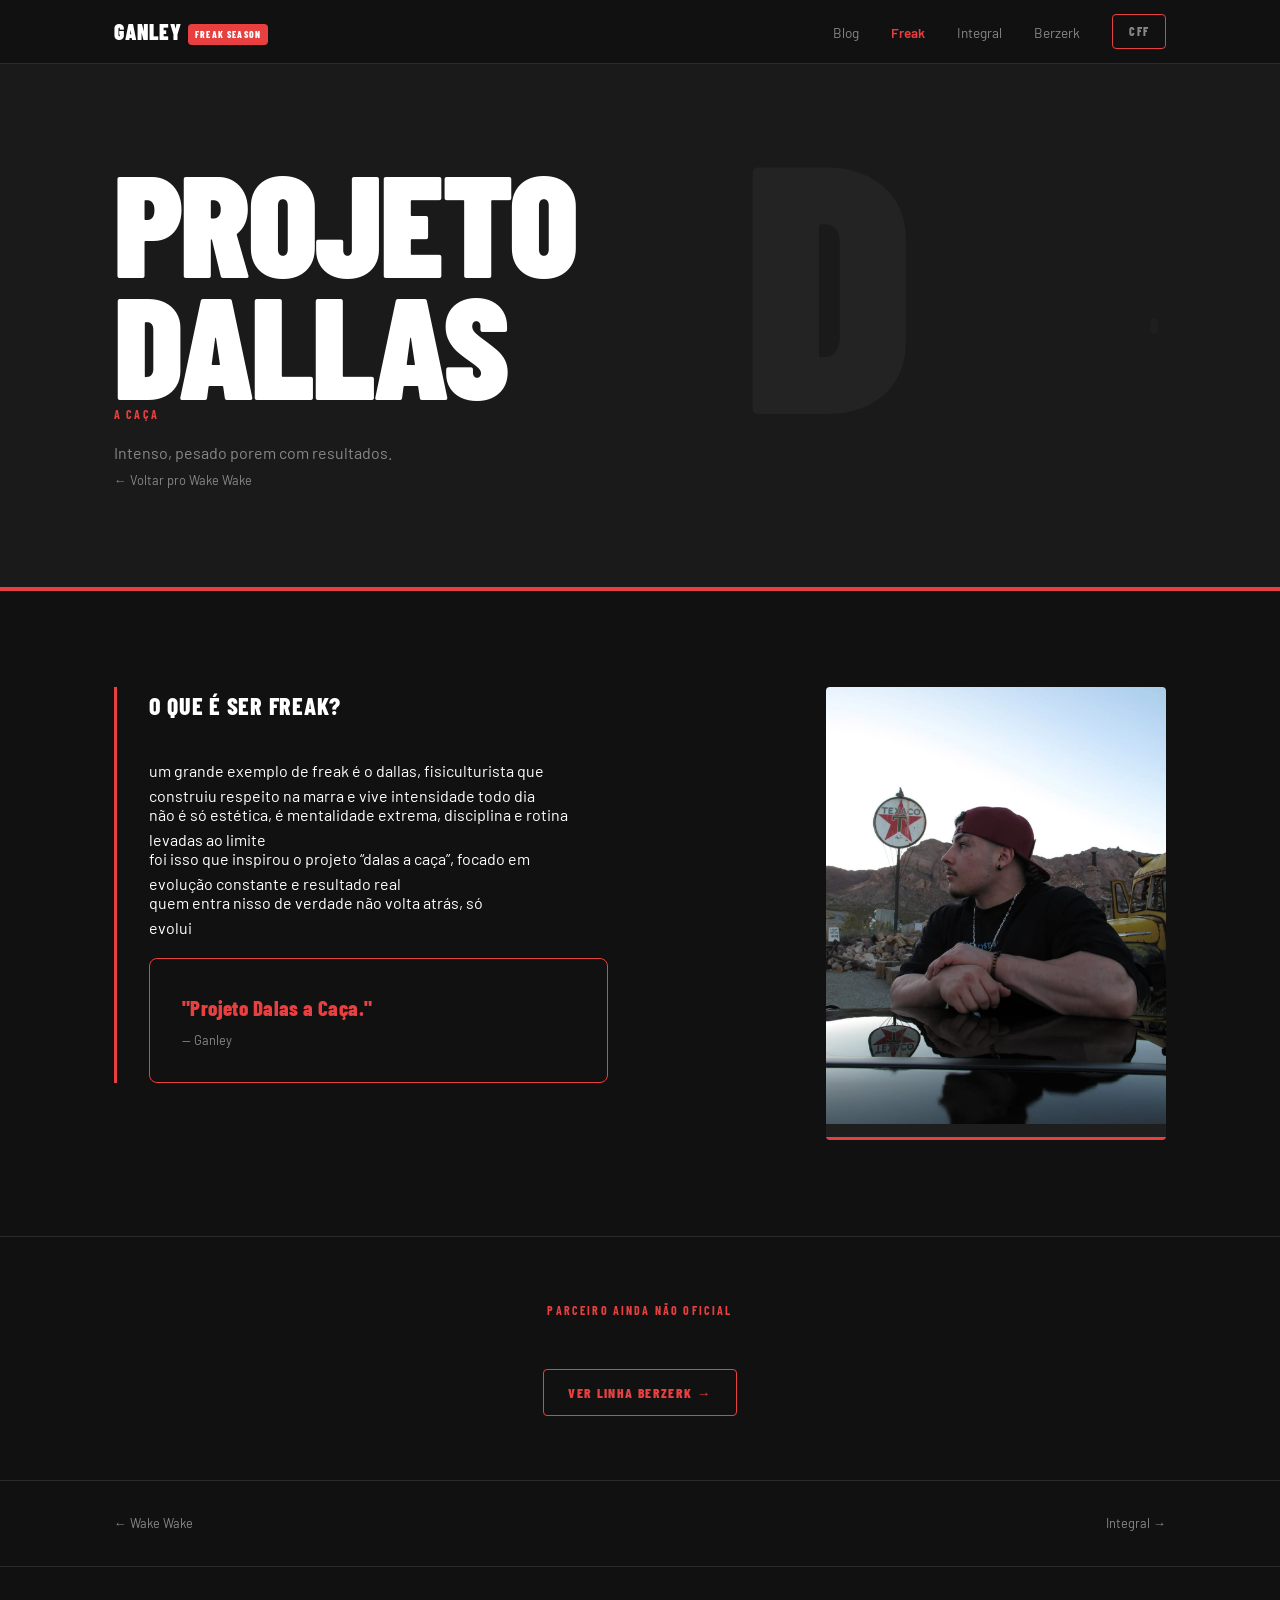
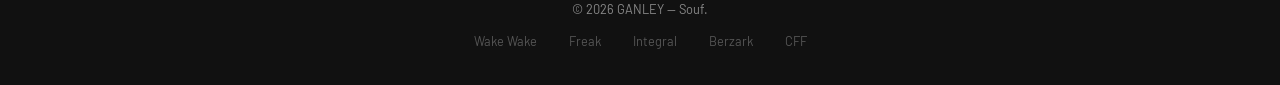
<file: Site-Ganley-2.html>
<!DOCTYPE html>
<html lang="pt-br">
<head>
    <!DOCTYPE html>
<html lang="pt-BR">
<head>
  <meta charset="UTF-8" />
  <meta name="viewport" content="width=device-width, initial-scale=1.0" />
  <title>Freak — Ganley</title>
  <link href="https://fonts.googleapis.com/css2?family=Barlow+Condensed:ital,wght@0,400;0,700;0,800;0,900;1,400&family=Barlow:wght@400;500;600&display=swap" rel="stylesheet" />

  <style>
    
    :root {
      /* Cores */
      --color-bg:           #111111;
      --color-bg-secondary: #1a1a1a;
      --color-accent:       #e84040;
      --color-accent-hover: #c73232;
      --color-text:         #ffffff;
      --color-text-muted:   #888888;
      --color-text-subtle:  #555555;
      --color-border:       #2a2a2a;
      --color-image-bg:     #1e1e1e;

      /* Tipografia */
      --font-display: 'Barlow Condensed', sans-serif;
      --font-body:    'Barlow', sans-serif;

      /* Tamanhos de fonte */
      --fs-nav:         0.85rem;
      --fs-eyebrow:     0.75rem;
      --fs-hero-title:  clamp(4rem, 14vw, 9rem);
      --fs-section-h2:  1.2rem;
      --fs-body:        1rem;
      --fs-small:       0.8rem;

      /* Espaçamentos */
      --space-xs:  0.5rem;
      --space-sm:  1rem;
      --space-md:  2rem;
      --space-lg:  4rem;
      --space-xl:  6rem;

      /* Layout */
      --container-width: 1100px;
      --container-pad:   1.5rem;
      --nav-height:      64px;

      
      --radius-sm: 4px;
      --radius-md: 8px;
      --transition: 0.2s ease;
      --tag-bg:    var(--color-accent);
      --tag-color: #ffffff;
    }

   
    *, *::before, *::after { box-sizing: border-box; margin: 0; padding: 0; }
    html { scroll-behavior: smooth; }
    body {
      background: var(--color-bg);
      color: var(--color-text);
      font-family: var(--font-body);
      font-size: var(--fs-body);
      line-height: 1.6;
      -webkit-font-smoothing: antialiased;
    }
    img { display: block; max-width: 100%; }
    a   { color: inherit; text-decoration: none; }

    
    .container {
      max-width: var(--container-width);
      margin-inline: auto;
      padding-inline: var(--container-pad);
    }

    .eyebrow {
      font-family: var(--font-display);
      font-size: var(--fs-eyebrow);
      font-weight: 700;
      letter-spacing: 0.18em;
      text-transform: uppercase;
      color: var(--color-accent);
    }

    .tag-pill {
      display: inline-block;
      background: var(--tag-bg);
      color: var(--tag-color);
      font-family: var(--font-display);
      font-size: 0.6rem;
      font-weight: 800;
      letter-spacing: 0.12em;
      text-transform: uppercase;
      padding: 3px 7px;
      border-radius: var(--radius-sm);
      vertical-align: middle;
      margin-left: 6px;
    }

    .btn {
      display: inline-flex;
      align-items: center;
      gap: var(--space-xs);
      font-family: var(--font-display);
      font-weight: 800;
      letter-spacing: 0.1em;
      text-transform: uppercase;
      font-size: 0.85rem;
      padding: 0.75rem 1.5rem;
      border-radius: var(--radius-sm);
      cursor: pointer;
      border: none;
      transition: background var(--transition), color var(--transition), transform var(--transition);
    }
    .btn:active { transform: scale(0.97); }

    .btn-outline-accent {
      background: transparent;
      color: var(--color-accent);
      border: 1.5px solid var(--color-accent);
    }
    .btn-outline-accent:hover { background: var(--color-accent); color: #fff; }

    .btn-cff {
      background: transparent;
      color: var(--color-accent);
      border: 1.5px solid var(--color-accent);
    }
    .btn-cff:hover { background: var(--color-accent); color: #fff; }

    .img-placeholder {
      background: var(--color-image-bg);
      border-radius: var(--radius-sm);
      display: flex;
      align-items: flex-end;
      justify-content: center;
      padding-bottom: var(--space-sm);
      color: var(--color-text-subtle);
      font-size: var(--fs-small);
      position: relative;
      overflow: hidden;
    }
    .img-placeholder::after {
      content: '';
      position: absolute;
      bottom: 0; left: 0; right: 0;
      height: 3px;
      background: var(--color-accent);
    }

    /*barra de navegaçao*/
    .navbar {
      position: sticky;
      top: 0;
      z-index: 100;
      height: var(--nav-height);
      background: var(--color-bg);
      border-bottom: 1px solid var(--color-border);
      display: flex;
      align-items: center;
    }
    .navbar .container {
      display: flex;
      align-items: center;
      justify-content: space-between;
      width: 100%;
    }
    .nav-brand {
      font-family: var(--font-display);
      font-weight: 900;
      font-size: 1.35rem;
      letter-spacing: 0.04em;
      text-transform: uppercase;
    }
    .nav-links {
      display: flex;
      align-items: center;
      gap: var(--space-md);
      list-style: none;
    }
    .nav-links a {
      font-size: var(--fs-nav);
      color: var(--color-text-muted);
      transition: color var(--transition);
    }
    .nav-links a:hover { color: var(--color-text); }
    .nav-links a.active { color: var(--color-accent); font-weight: 600; }

    
    .hero {
      background: var(--color-bg-secondary);
      border-bottom: 4px solid var(--color-accent);
      padding-block: var(--space-xl);
      position: relative;
      overflow: hidden;
    }
    .hero .container {
      display: grid;
      grid-template-columns: 1fr 1fr;
      gap: var(--space-lg);
      align-items: center;
    }

     /*f*/
    .hero-bg-letter {
      position: absolute;
      right: 30%;
      top: 40%;
      transform: translateY(-50%);
      font-family: var(--font-display);
      font-weight: 900;
      font-size: clamp(12rem, 30vw, 22rem);
      color: rgba(255,255,255,0.04);
      line-height: 1;
      pointer-events: none;
      user-select: none;
      letter-spacing: -0.05em;
    }

    .hero-title {
      font-family: var(--font-display);
      font-size: var(--fs-hero-title);
      font-weight: 900;
      line-height: 0.85;
      text-transform: uppercase;
      letter-spacing: -0.02em;
      color: var(--color-text);
    }

    .hero-subtitle {
      margin-top: var(--space-sm);
      color: var(--color-text-muted);
      font-size: 1rem;
    }

    .hero-back {
      margin-top: var(--space-lg);
      font-size: var(--fs-small);
      color: var(--color-text-muted);
      transition: color var(--transition);
    }
    .hero-back:hover { color: var(--color-text); }

    /*f*/
    .hero-image-block {
      display: grid;
      grid-template-columns: 1fr 1fr;
      gap: 8px;
      max-width: 280px;       
      margin-left: auto;
    }
    .hero-image-block .block {
      background: var(--color-image-bg);
      border-radius: var(--radius-sm);
    }
    .hero-image-block .block-tall  { aspect-ratio: 1/2; }
    .hero-image-block .block-short { aspect-ratio: 1/1; }

    
    .section-content {
      padding-block: var(--space-xl);
      border-bottom: 1px solid var(--color-border);
    }
    .section-content .container {
      display: grid;
      grid-template-columns: 1fr 1fr;
      gap: var(--space-lg);
      align-items: start;
    }

    
    .content-text {
      border-left: 3px solid var(--color-accent);
      padding-left: var(--space-md);
    }

    .content-h2 {
      font-family: var(--font-display);
      font-size: 1.5rem;
      font-weight: 800;
      text-transform: uppercase;
      letter-spacing: 0.03em;
      margin-bottom: var(--space-md);
    }

    .text-block {
      display: flex;
      flex-direction: column;
      gap: 8px;
      margin-bottom: var(--space-md);
    }
    .text-line {
      height: 14px;
      
      border-radius: 3px;
    }

    
    .inline-quote {
      border: 1.5px solid var(--color-accent);
      border-radius: var(--radius-md);
      padding: var(--space-md);
      margin-top: var(--space-md);
    }
    .inline-quote p {
      font-family: var(--font-display);
      font-size: 1.3rem;
      font-weight: 800;
      color: var(--color-accent);
      letter-spacing: 0.02em;
    }
    .inline-quote span {
      display: block;
      margin-top: 6px;
      font-size: var(--fs-small);
      color: var(--color-text-muted);
    }

    .content-image {
      width: 100%;
      aspect-ratio: 3/4;    
      max-width: 340px;    
      margin-left: auto;
    }

     /*futura parceria*/
    .banner-parceiro {
      padding-block: var(--space-lg);
      text-align: center;
      border-bottom: 1px solid var(--color-border);
    }
    .banner-parceiro .eyebrow {
      margin-bottom: var(--space-md);
    }

     /*barra de navegaçao*/
    .page-nav {
      padding-block: var(--space-md);
      border-bottom: 1px solid var(--color-border);
    }
    .page-nav .container {
      display: flex;
      justify-content: space-between;
      align-items: center;
    }
    .page-nav a {
      font-size: var(--fs-small);
      color: var(--color-text-muted);
      transition: color var(--transition);
    }
    .page-nav a:hover { color: var(--color-text); }

    /*rodape*/
    .footer {
      padding-block: var(--space-md);
    }
    .footer .container {
      display: flex;
      flex-direction: column;
      align-items: center;
      gap: var(--space-xs);
    }
    .footer-copy {
      font-size: var(--fs-small);
      color: var(--color-text-muted);
    }
    .footer-links {
      display: flex;
      gap: var(--space-md);
      list-style: none;
    }
    .footer-links a {
      font-size: var(--fs-small);
      color: var(--color-text-subtle);
      transition: color var(--transition);
    }
    .footer-links a:hover { color: var(--color-text-muted); }

    
    @media (max-width: 768px) {
      .hero .container,
      .section-content .container { grid-template-columns: 1fr; }
      .hero-bg-letter { display: none; }
      .hero-image-block { margin: 0; max-width: 100%; }
      .content-image { margin: 0; max-width: 100%; }
      .nav-links { display: none; }
    }
  </style>
</head>
<body>

  <!--barra de navegaçao-->
  <nav class="navbar">
    <div class="container">
      <div class="nav-brand">
        Ganley<span class="tag-pill">Freak Season</span>
      </div>
      <ul class="nav-links">
        <li><a href="polemicas.html">Blog</a></li>
        <li><a href="" class="active">Freak</a></li>
        <li><a href="integral.html">Integral</a></li>
        <li><a href="berzerk.html">Berzerk</a></li>
        <li><a href="cff.html" class="btn btn-cff" style="padding: 0.45rem 1rem; font-size: 0.75rem;">CFF</a></li>
      </ul>
    </div>
  </nav>

  <!--f-->
  <section class="hero">
    <div class="hero-bg-letter">D</div>

    <div class="container">
      <div class="hero-content">
       <!--h1-->
        <h1 class="hero-title">Projeto dallas</h1>
         <p class="eyebrow">A caça</p>
        <p class="hero-subtitle">Intenso, pesado porem com resultados.</p>
        <a href="Site-Ganley.html" class="hero-back">← Voltar pro Wake Wake</a>
      </div>

      
      <div class="hero-image-block">
        <div class="block block-tall"></div>
        <div style="display:flex; flex-direction:column; gap:8px;">
          <div class="block block-short"></div>
          <div class="block block-short"></div>
        </div>
      </div>
    </div>
  </section>

  
  <section class="section-content">
    <div class="container">
      <div class="content-text">
        <h2 class="content-h2">O que é ser Freak?</h2>

       <!--textos-->
        <div class="text-block">
          <div class="text-line" style="width:100%">um grande exemplo de freak é o dallas, fisiculturista que construiu respeito na marra e vive intensidade todo dia</div>
          <div class="text-line" style="width:90%"></div>
          <div class="text-line" style="width:95%">não é só estética, é mentalidade extrema, disciplina e rotina levadas ao limite</div>
          <div class="text-line" style="width:85%"></div>
          <div class="text-line" style="width:92%">foi isso que inspirou o projeto “dalas a caça”, focado em evolução constante e resultado real</div>
          <div class="text-line" style="width:75%"></div>
          <div class="text-line" style="width:75%">quem entra nisso de verdade não volta atrás, só evolui</div>
           <div class="text-line" style="width:75%"></div>
        </div>

        
        <div class="inline-quote">
          <p>"Projeto Dalas a Caça."</p>
          <span>— Ganley</span>
        </div>
      </div>

      
      <div class="img-placeholder content-image">
        <img src="dallas.jpeg">
      </div>
    </div>
  </section>

 <!--futura parceria-->
  <section class="banner-parceiro">
    <div class="container">
      <p class="eyebrow">Parceiro ainda não oficial</p>
      <a href="berzerk.html" class="btn btn-outline-accent" style="margin-top: var(--space-sm);">
        Ver Linha Berzerk →
      </a>
    </div>
  </section>

 <!--direite esquerda-->
  <nav class="page-nav">
    <div class="container">
      <a href="Site-Ganley.html">← Wake Wake</a>
      <a href="integral.html">Integral →</a>
    </div>
  </nav>

  <!--links e rodape-->
  <footer class="footer">
    <div class="container">
      <p class="footer-copy">© 2026 GANLEY — Souf.</p>
      <ul class="footer-links">
        <li><a href="Site-Ganley.html">Wake Wake</a></li>
        <li><a href="Site-Ganley-2.html">Freak</a></li>
        <li><a href="integral.html">Integral</a></li>
        <li><a href="berzerk.html">Berzark</a></li>
        <li><a href="cff.html">CFF</a></li>
      </ul>
    </div>
  </footer>

</body>
</file>
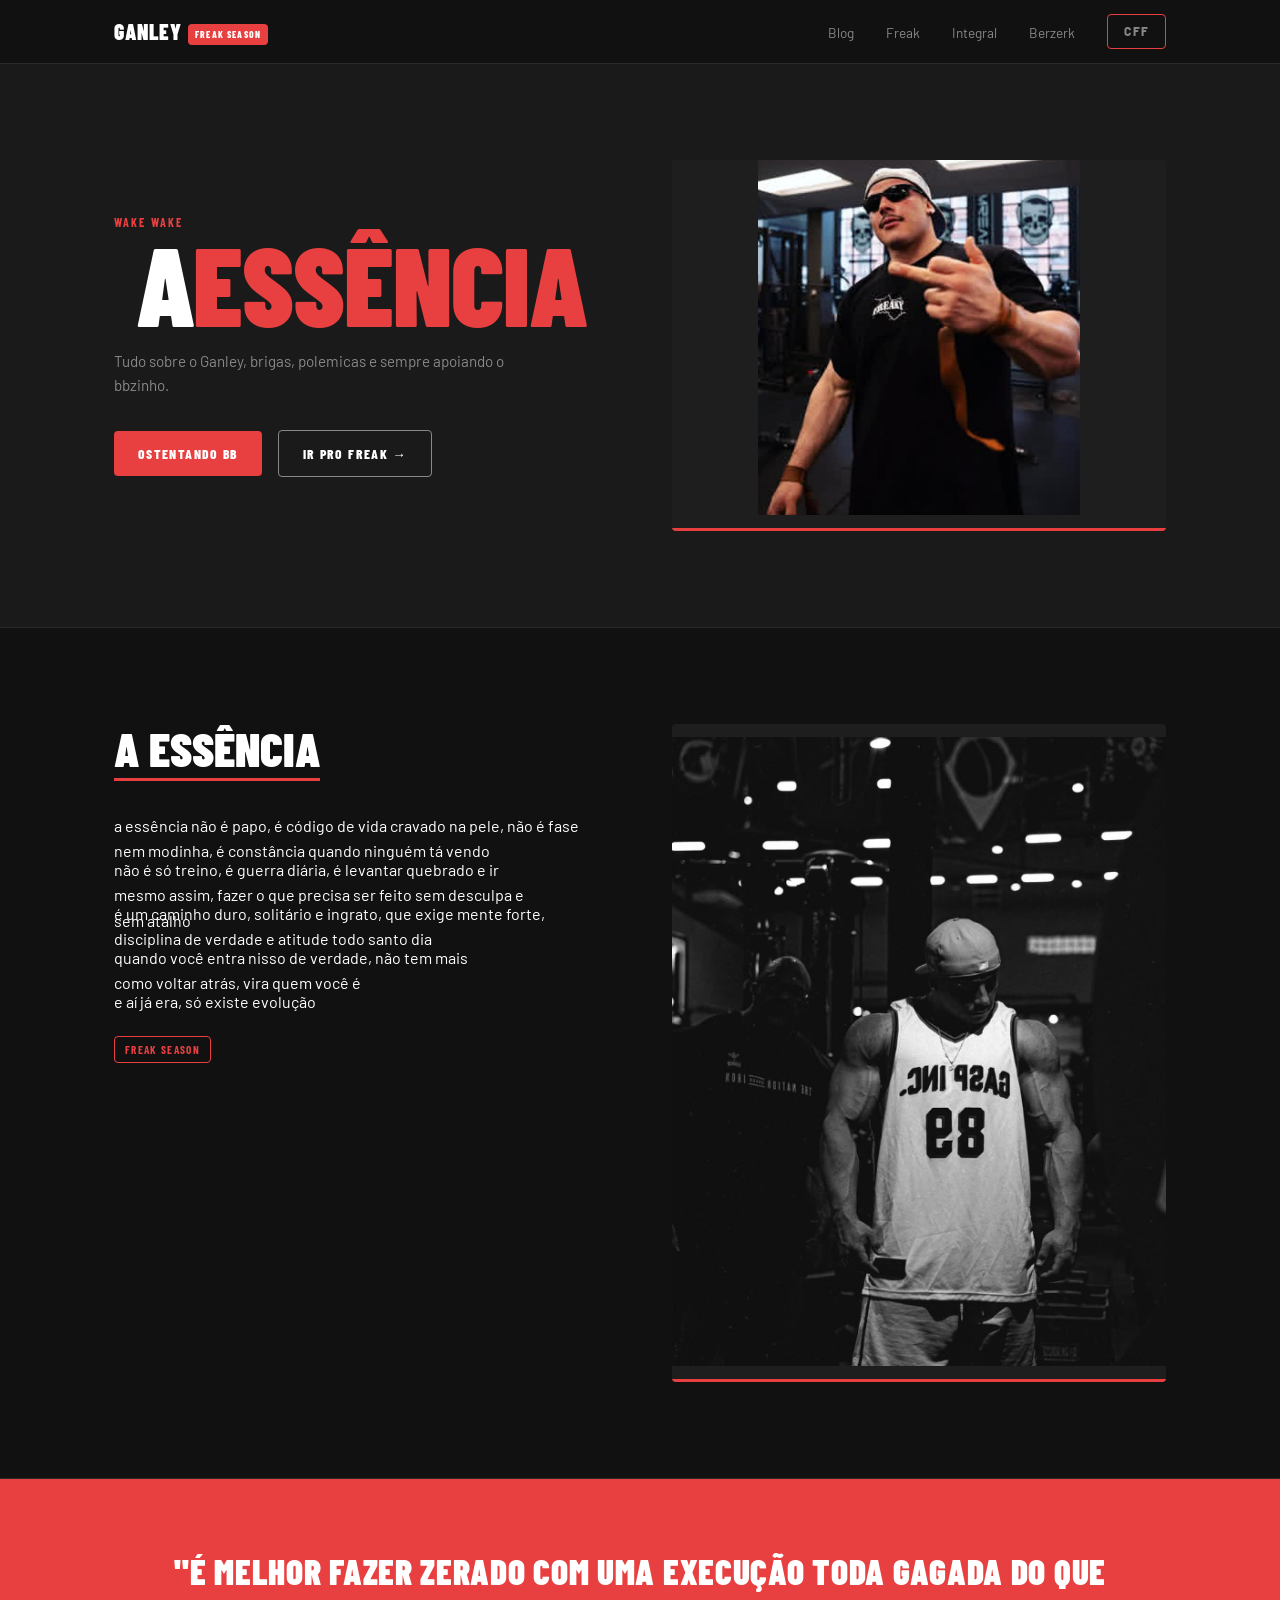
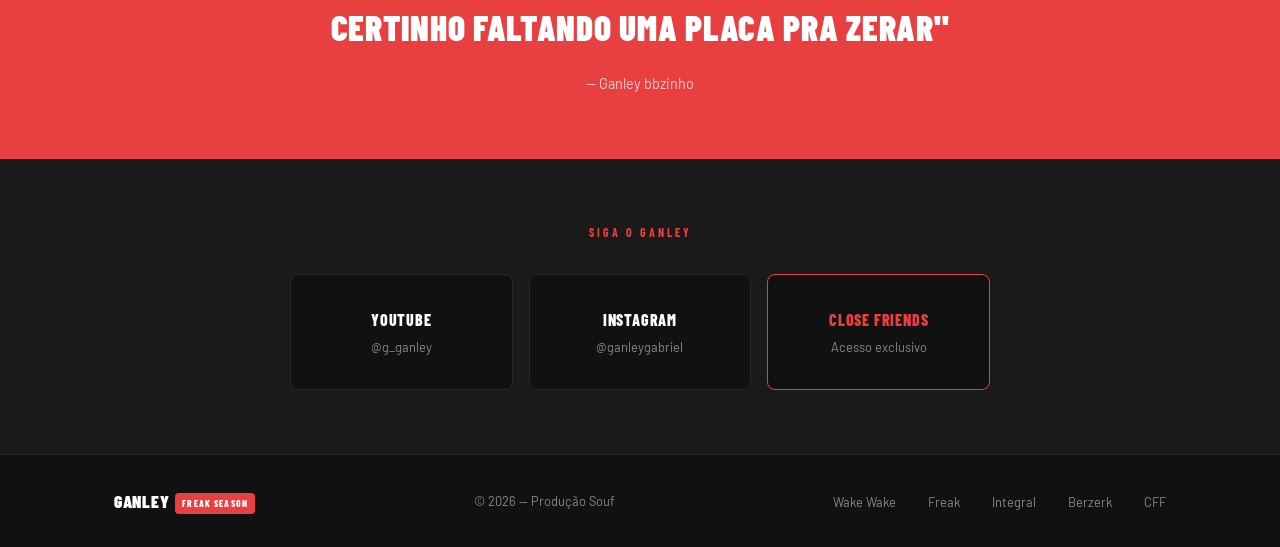
<file: Site-Ganley.html>
<!DOCTYPE html>
<html lang="pt-br">
<head>
    <link rel="stylesheet" href="regra.css">
    <meta charset="UTF-8">
    <meta name="viewport" content="width=device-width, initial-scale=1.0">
    <title>Document</title>
</head>
<!DOCTYPE html>
<html lang="pt-BR">
<head>
  <meta charset="UTF-8" />
  <meta name="viewport" content="width=device-width, initial-scale=1.0" />
  <title>Ganley — Freak Season</title>
  <link href="https://fonts.googleapis.com/css2?family=Barlow+Condensed:ital,wght@0,400;0,700;0,800;0,900;1,400&family=Barlow:wght@400;500;600&display=swap" rel="stylesheet" />

  <style>
   
    :root {
      /* Cores */
      --color-bg:           #111111;        
      --color-bg-secondary: #1a1a1a;        
      --color-accent:       #e84040;        
      --color-accent-hover: #c73232;        
      --color-text:         #ffffff;        
      --color-text-muted:   #888888;        
      --color-text-subtle:  #555555;       
      --color-border:       #2a2a2a;        
      --color-image-bg:     #1e1e1e;        

      /* Tipografia */
      --font-display:  'Barlow Condensed', sans-serif;
      --font-body:     'Barlow', sans-serif;

      /* Tamanhos de fonte */
      --fs-nav:        0.85rem;
      --fs-eyebrow:    0.75rem;
      --fs-hero-title: clamp(3.5rem, 10vw, 7rem);
      --fs-section-title: clamp(2rem, 5vw, 3rem);
      --fs-body:       1rem;
      --fs-quote:      clamp(1.4rem, 3.5vw, 2.2rem);
      --fs-small:      0.8rem;
      --fs-footer-brand: 1.1rem;

      /* Espaçamentos */
      --space-xs:   0.5rem;
      --space-sm:   1rem;
      --space-md:   2rem;
      --space-lg:   4rem;
      --space-xl:   6rem;

      /* Layout */
      --container-width: 1100px;
      --container-pad:   1.5rem;
      --nav-height:      64px;

      /* Bordas */
      --radius-sm: 4px;
      --radius-md: 8px;

      /* Transições */
      --transition: 0.2s ease;

      
      --tag-bg:    var(--color-accent);
      --tag-color: #ffffff;
    }

   
    *, *::before, *::after { box-sizing: border-box; margin: 0; padding: 0; }

    html { scroll-behavior: smooth; }

    body {
      background-color: var(--color-bg);
      color: var(--color-text);
      font-family: var(--font-body);
      font-size: var(--fs-body);
      line-height: 1.6;
      -webkit-font-smoothing: antialiased;
    }

    img { display: block; max-width: 100%; }
    a   { color: inherit; text-decoration: none; }

    
    .container {
      max-width: var(--container-width);
      margin-inline: auto;
      padding-inline: var(--container-pad);
    }

    .eyebrow {
      font-family: var(--font-display);
      font-size: var(--fs-eyebrow);
      font-weight: 700;
      letter-spacing: 0.18em;
      text-transform: uppercase;
      color: var(--color-accent);
    }

    .tag-pill {
      display: inline-block;
      background: var(--tag-bg);
      color: var(--tag-color);
      font-family: var(--font-display);
      font-size: 0.6rem;
      font-weight: 800;
      letter-spacing: 0.12em;
      text-transform: uppercase;
      padding: 3px 7px;
      border-radius: var(--radius-sm);
      vertical-align: middle;
      margin-left: 6px;
    }

    /* Botões */
    .btn {
      display: inline-flex;
      align-items: center;
      gap: var(--space-xs);
      font-family: var(--font-display);
      font-weight: 800;
      letter-spacing: 0.1em;
      text-transform: uppercase;
      font-size: 0.85rem;
      padding: 0.75rem 1.5rem;
      border-radius: var(--radius-sm);
      cursor: pointer;
      border: none;
      transition: background var(--transition), color var(--transition), transform var(--transition);
    }
    .btn:active { transform: scale(0.97); }

    .btn-primary {
      background: var(--color-accent);
      color: #fff;
    }
    .btn-primary:hover { background: var(--color-accent-hover); }

    .btn-outline {
      background: transparent;
      color: var(--color-text);
      border: 1.5px solid var(--color-text-muted);
    }
    .btn-outline:hover { border-color: var(--color-text); }

    .btn-cff {
      background: transparent;
      color: var(--color-accent);
      border: 1.5px solid var(--color-accent);
    }
    .btn-cff:hover { background: var(--color-accent); color: #fff; }

    /*imagem*/
    .img-placeholder {
      background: var(--color-image-bg);
      border-radius: var(--radius-sm);
      display: flex;
      align-items: flex-end;
      justify-content: center;
      padding-bottom: var(--space-sm);
      color: var(--color-text-subtle);
      font-family: var(--font-body);
      font-size: var(--fs-small);
      position: relative;
      overflow: hidden;
    }
    .img-placeholder::after {
      content: '';
      position: absolute;
      bottom: 0; left: 0; right: 0;
      height: 3px;
      background: var(--color-accent);
    }

    /*barra de navegaçao*/
    .navbar {
      position: sticky;
      top: 0;
      z-index: 100;
      height: var(--nav-height);
      background: var(--color-bg);
      border-bottom: 1px solid var(--color-border);
      display: flex;
      align-items: center;
    }

    .navbar .container {
      display: flex;
      align-items: center;
      justify-content: space-between;
      width: 100%;
    }

    .nav-brand {
      font-family: var(--font-display);
      font-weight: 900;
      font-size: 1.35rem;
      letter-spacing: 0.04em;
      text-transform: uppercase;
    }

    .nav-links {
      display: flex;
      align-items: center;
      gap: var(--space-md);
      list-style: none;
    }

    .nav-links a {
      font-family: var(--font-body);
      font-size: var(--fs-nav);
      color: var(--color-text-muted);
      transition: color var(--transition);
    }
    .nav-links a:hover { color: var(--color-text); }

   
    .hero {
      background: var(--color-bg-secondary);
      border-bottom: 1px solid var(--color-border);
      padding-block: var(--space-xl);
    }

    .hero .container {
      display: grid;
      grid-template-columns: 1fr 1fr;
      gap: var(--space-lg);
      align-items: center;
    }

    .hero-title {
      font-family: var(--font-display);
      font-size: var(--fs-hero-title);
      font-weight: 900;
      line-height: 0.9;
      text-transform: uppercase;
      letter-spacing: -0.01em;
    }

   
    .hero-title .initial  { color: var(--color-text); }
    .hero-title .accent   { color: var(--color-accent); }

    .hero-subtitle {
      margin-top: var(--space-sm);
      color: var(--color-text-muted);
      font-size: 0.95rem;
      max-width: 420px;
    }

    .hero-actions {
      margin-top: var(--space-md);
      display: flex;
      flex-wrap: wrap;
      gap: var(--space-sm);
      align-items: center;
    }

    .hero-image {
      width: 100%;
      aspect-ratio: 4/3;
      
    }

   /*essenciaaaaa*/
    .section-essencia {
      padding-block: var(--space-xl);
      border-bottom: 1px solid var(--color-border);
    }

    .section-essencia .container {
      display: grid;
      grid-template-columns: 1fr 1fr;
      gap: var(--space-lg);
      align-items: start;
    }

    .section-title {
      font-family: var(--font-display);
      font-size: var(--fs-section-title);
      font-weight: 900;
      text-transform: uppercase;
      line-height: 1;
      margin-bottom: var(--space-md);
      /* Sublinhado accent */
      display: inline-block;
      border-bottom: 3px solid var(--color-accent);
      padding-bottom: 6px;
    }

    /*textos*/
    .text-block {
      display: flex;
      flex-direction: column;
      gap: 8px;
      margin-bottom: var(--space-md);
    }

    .text-line {
      height: 14px;
      border-radius: 3px;
    }

    /* Tag de categoria */
    .category-tag {
      display: inline-block;
      border: 1.5px solid var(--color-accent);
      color: var(--color-accent);
      font-family: var(--font-display);
      font-size: 0.7rem;
      font-weight: 700;
      letter-spacing: 0.12em;
      text-transform: uppercase;
      padding: 4px 10px;
      border-radius: var(--radius-sm);
      transition: background var(--transition), color var(--transition);
      cursor: default;
    }
    .category-tag:hover { background: var(--color-accent); color: #fff; }

    .section-image {
      width: 100%;
      aspect-ratio: 3/4;
    }

    /*filosofo piton*/
    .quote-banner {
      background: var(--color-accent);
      padding-block: var(--space-lg);
      text-align: center;
    }

    .quote-text {
      font-family: var(--font-display);
      font-size: var(--fs-quote);
      font-weight: 900;
      text-transform: uppercase;
      letter-spacing: 0.02em;
      color: #fff;
    }

    .quote-author {
      margin-top: var(--space-sm);
      font-family: var(--font-body);
      font-size: 0.9rem;
      color: rgba(255,255,255,0.75);
    }

    /*redes socias*/
    .section-social {
      padding-block: var(--space-lg);
      background: var(--color-bg-secondary);
    }

    .section-social .container {
      display: flex;
      flex-direction: column;
      align-items: center;
      gap: var(--space-md);
    }

    .social-eyebrow {
      letter-spacing: 0.25em;
    }

    .social-grid {
      display: grid;
      grid-template-columns: repeat(3, 1fr);
      gap: var(--space-sm);
      width: 100%;
      max-width: 700px;
    }

    .social-card {
      background: var(--color-bg);
      border: 1px solid var(--color-border);
      border-radius: var(--radius-md);
      padding: var(--space-md) var(--space-sm);
      text-align: center;
      transition: border-color var(--transition), transform var(--transition);
      cursor: pointer;
    }
    .social-card:hover {
      border-color: var(--color-text-muted);
      transform: translateY(-3px);
    }

    .social-card.highlighted {
      border-color: var(--color-accent);
    }
    .social-card.highlighted:hover { border-color: var(--color-accent-hover); }

    .social-name {
      font-family: var(--font-display);
      font-weight: 800;
      font-size: 1rem;
      text-transform: uppercase;
      letter-spacing: 0.05em;
      color: var(--color-text);
    }
    .social-card.highlighted .social-name { color: var(--color-accent); }

    .social-handle {
      font-size: var(--fs-small);
      color: var(--color-text-muted);
      margin-top: 4px;
    }
    .social-card.highlighted .social-handle { color: var(--color-text-muted); }

   /*rodape*/
    .footer {
      border-top: 1px solid var(--color-border);
      padding-block: var(--space-md);
    }

    .footer .container {
      display: flex;
      align-items: center;
      justify-content: space-between;
      flex-wrap: wrap;
      gap: var(--space-sm);
    }

    .footer-brand {
      font-family: var(--font-display);
      font-weight: 900;
      font-size: var(--fs-footer-brand);
      letter-spacing: 0.04em;
      text-transform: uppercase;
    }

    .footer-copy {
      font-size: var(--fs-small);
      color: var(--color-text-muted);
      text-align: center;
    }

    .footer-links {
      display: flex;
      gap: var(--space-md);
      list-style: none;
    }
    .footer-links a {
      font-size: var(--fs-small);
      color: var(--color-text-muted);
      transition: color var(--transition);
    }
    .footer-links a:hover { color: var(--color-text); }

    
    @media (max-width: 768px) {
      .hero .container,
      .section-essencia .container {
        grid-template-columns: 1fr;
      }

      .hero-image { aspect-ratio: 16/9; }

      .nav-links { display: none; } 

      .social-grid { grid-template-columns: 1fr; max-width: 340px; }

      .footer .container { flex-direction: column; text-align: center; }
      .footer-links { justify-content: center; }
    }
  </style>
</head>
<body>

  <!--barra de navegaçao-->
  <nav class="navbar">
    <div class="container">
      <div class="nav-brand">
        Ganley<span class="tag-pill">Freak Season</span>
      </div>

      <ul class="nav-links">
        <li><a href="polemicas.html">Blog</a></li>
        <li><a href="Site-Ganley-2.html">Freak</a></li>
        <li><a href="integral.html">Integral</a></li>
        <li><a href="berzerk.html">Berzerk</a></li>
        <li><a href="cff.html" class="btn btn-cff" style="padding: 0.45rem 1rem; font-size: 0.75rem;">CFF</a></li>
      </ul>
    </div>
  </nav>

  
  <section class="hero">
    <div class="container">
      <div class="hero-content">
        <p class="eyebrow">Wake Wake</p>

        <h1 class="hero-title">
          <span class="initial">A</span><span class="accent">Essência</span>
        </h1>

        <p class="hero-subtitle">
          Tudo sobre o Ganley, brigas, polemicas e sempre apoiando o bbzinho.
        </p>

        <div class="hero-actions">
          <a href="https://www.instagram.com/p/DV9IoRCgF-F/" class="btn btn-primary" target="_blank">Ostentando BB</a>
          <a href="Site-Ganley-2.html" class="btn btn-outline">Ir pro Freak →</a>
        </div>
      </div>

     
      <div class="img-placeholder hero-image">
        
        <img src="img-principal.png" width="65%" height="107%">
        
      </div>
    </div>
  </section>

  
  <section class="section-essencia">
    <div class="container">
      <div class="essencia-text">
        <h2 class="section-title">A Essência</h2>

        <!--textos-->
        <div class="text-block">
          <div class="text-line" style="width: 100%">a essência não é papo, é código de vida cravado na pele, não é fase nem modinha, é constância quando ninguém tá vendo</div>
          <div class="text-line" style="width: 70%"></div>
          <div class="text-line" style="width: 88%">não é só treino, é guerra diária, é levantar quebrado e ir mesmo assim, fazer o que precisa ser feito sem desculpa e sem atalho</div>
           <div class="text-line" style="width: 85%"></div>
          <div class="text-line" style="width: 95%">é um caminho duro, solitário e ingrato, que exige mente forte, disciplina de verdade e atitude todo santo dia</div>
          <div class="text-line" style="width: 85%"></div>
          <div class="text-line" style="width: 80%">quando você entra nisso de verdade, não tem mais como voltar atrás, vira quem você é</div>
          <div class="text-line" style="width: 85%"></div>
          <div class="text-line" style="width: 92%">e aí já era, só existe evolução</div>
          
         <!--botao-->
        </div>
      <a href="Site-Ganley-2.html">
        <span class="category-tag">Freak Season</span >
          </a>
      </div>

      <div class="img-placeholder section-image">
        <img src="img-essencia.png">
      </div>
    </div>
  </section>

 <!--grande filosofo piton-->
  <section class="quote-banner">
    <div class="container">
      <p class="quote-text">"É melhor fazer zerado com uma execução toda gagada do que certinho faltando uma placa pra zerar"</p>
      <p class="quote-author">— Ganley bbzinho</p>
    </div>
  </section>

  <!--redes sociais e cff-->
  <section class="section-social">
    <div class="container">
      <p class="eyebrow social-eyebrow">Siga o Ganley</p>

      <div class="social-grid">
        <a href="https://youtube.com/@g_ganley" class="social-card" target="_blank" rel="noopener">
          <p class="social-name">YouTube</p>
          <p class="social-handle">@g_ganley</p>
        </a>

        <a href="https://instagram.com/ganleygabriel" class="social-card" target="_blank" rel="noopener">
          <p class="social-name">Instagram</p>
          <p class="social-handle">@ganleygabriel</p>
        </a>

        <a href="https://lastlink.com/p/C2D2A8516/checkout-payment" class="social-card highlighted" target="_blank">
          <p class="social-name">Close Friends</p>
          <p class="social-handle">Acesso exclusivo</p>
        </a>
      </div>
    </div>
  </section>

  <!--rodape-->
  <footer class="footer">
    <div class="container">
      <div class="footer-brand">
        Ganley<span class="tag-pill">Freak Season</span>
      </div>
    <a href="https://www.instagram.com/eujoaomiguel.m/" target="_blank">
      <p class="footer-copy">© 2026 — Produção Souf</p>
    </a>

      <ul class="footer-links">
        <li><a href="#">Wake Wake</a></li>
        <li><a href="Site-Ganley-2.html">Freak</a></li>
        <li><a href="integral.html">Integral</a></li>
        <li><a href="be">Berzerk</a></li>
        <li><a href="cff.html">CFF</a></li>
      </ul>
    </div>
  </footer>

</body>
</file>
<file: regra.css>
h1 {
    color: rgb(0, 0, 0);
    text-align: center;
}
h2 {
    color: rgb(255, 255, 255);
}

p {
    color: white;
}
a {
    color:rgb(255, 255, 255)
}
 *{
        margin: 0;
    }

 /* Wake Wake*/

.topo{
    background-color:white ;
    padding: 40px;
}
/* links*/

   .links{
    background-color: black;
    display: flex;
    justify-content: center;
    align-items: center;
    gap: 20px;
    width: 100%;
     
}

.links a{
    color: white;
    text-decoration: none;
    padding: 10px 20px;

     width: 200px;
    text-align: center;
    display: inline-flex;
    align-items: center;
    justify-content: center;

    margin: 0;
}
.essencia{
    float:left;
    width:50%;
    padding: 15px;
}

/*       SITE GANLEY 2/FREAK          */

.Freak{
     background-color:white ;
    padding: 40px;
}
.link2{
    background-color: black;
    display: flex;
    justify-content: center;
    align-items: center;
    gap: 20px;
    width: 100%;
     
}

.link2 a{
    color: white;
    text-decoration: none;
    padding: 10px 20px;

     width: 200px;
    text-align: center;
    display: inline-flex;
    align-items: center;
    justify-content: center;

    margin: 0;
}
.aberracao{
    float:right;
    width:50%;
    padding: 15px;
}
.img-freak{
    display: block;
    margin: 0 auto;
}

/*       INTEGRAL        */

.integral{
    background-color:white ;
    padding: 40px;
}
.int-menu{
    background-color: black;
    display: flex;
    justify-content: center;
    align-items: center;
    gap: 20px;
    width: 100%;
     
}

.int-menu a{
    color: white;
    text-decoration: none;
    padding: 10px 20px;

     width: 200px;
    text-align: center;
    display: inline-flex;
    align-items: center;
    justify-content: center;

    margin: 0;
}
.int-text{
     float:left;
    width:50%;
    padding: 15px;
}

/*       CFF        */

.fundo {
    min-height: 100vh;
    width: 100%;
    background-image: url('cff.png');
    background-size: cover;
    background-position: center;
    background-repeat: no-repeat;
}

nav {
    text-align: center;
}

.compra{
     background-color: green;
    color: white;
    padding: 18px 30px;
    border-radius: 8px;
    text-decoration: none;
    font-size: 16px;
    display: inline-block;
    text-align: center;
        margin-top: 40%;
}

.insta{
    display: inline-block;
    position: relative;
    top: 28px;
    margin-left: 15px;
}
.insta img{
    width: 65px;
    height: auto;
}
.yout{
    display: inline-block;
    position: relative;
    top: 34px;
    margin-right: 20px;
}
.yout img{
    width: 80px;
    height: auto;
}

.paginas{
    background-color: rgb(255, 255, 255);
    display: flex;
    justify-content: center;
    align-items: center;
    gap: 30px;
    width: 100%;
    margin-top: 20px;
}
.paginas a{
    color: rgb(0, 0, 0);
    text-decoration: none;
    padding: 10px 20px;

     width: 300px;
    text-align: center;
    display: inline-flex;
    align-items: center;
    justify-content: center;
    font-size: 15px;

    margin: 0;
}
/*       BERZERK        */
.bloco {
    width: 100%;
    height: 300px;
}

.bloco img {
    width: 100%;
    height: auto;
    object-fit: cover;
}
/*       CAMISAS        */
.camisas{
    text-align: center;
    width: 100%;
     top: 150px;
}
.briga{
    display: inline-block;
    position: relative;
    margin-left: 50px;
}
.briga img{
    width: 400px;
    height: auto;
}
.wake{
    display: inline-block;
    position: relative;
    margin-left: 50px;
}
.wake img{
    width: 400px;
    height: auto;
}
.freak-off{
    display: inline-block;
    position: relative;
    margin-left: 50px;
}
.freak-off img{
    width: 421px;
    height: auto;
}
.berz-bar{
    background-color: #d40000;
    display: flex;
    justify-content: center;
    align-items: center;
    gap: 30px;
    width: 100%;
     margin-top: 170px;
}
.berz-bar a{
    color: rgb(255, 255, 255);
    text-decoration: none;
    padding: 10px 20px;

     width: 300px;
    text-align: center;
    display: inline-flex;
    align-items: center;
    justify-content: center;
    font-size: 15px;

    margin: 0;
}
.berz-rodape {
    background-color: black;
    text-align: center;
    padding: 60px 20px;
    display: flex;
    flex-direction: column;
    align-items: center;
    justify-content: flex-end;
    gap: 20px;
}

.berz-direitos {
    background-color: #d40000;
    color: white;
    text-align: center;
    padding: 15px;
    width: 100%;
}
</file>
